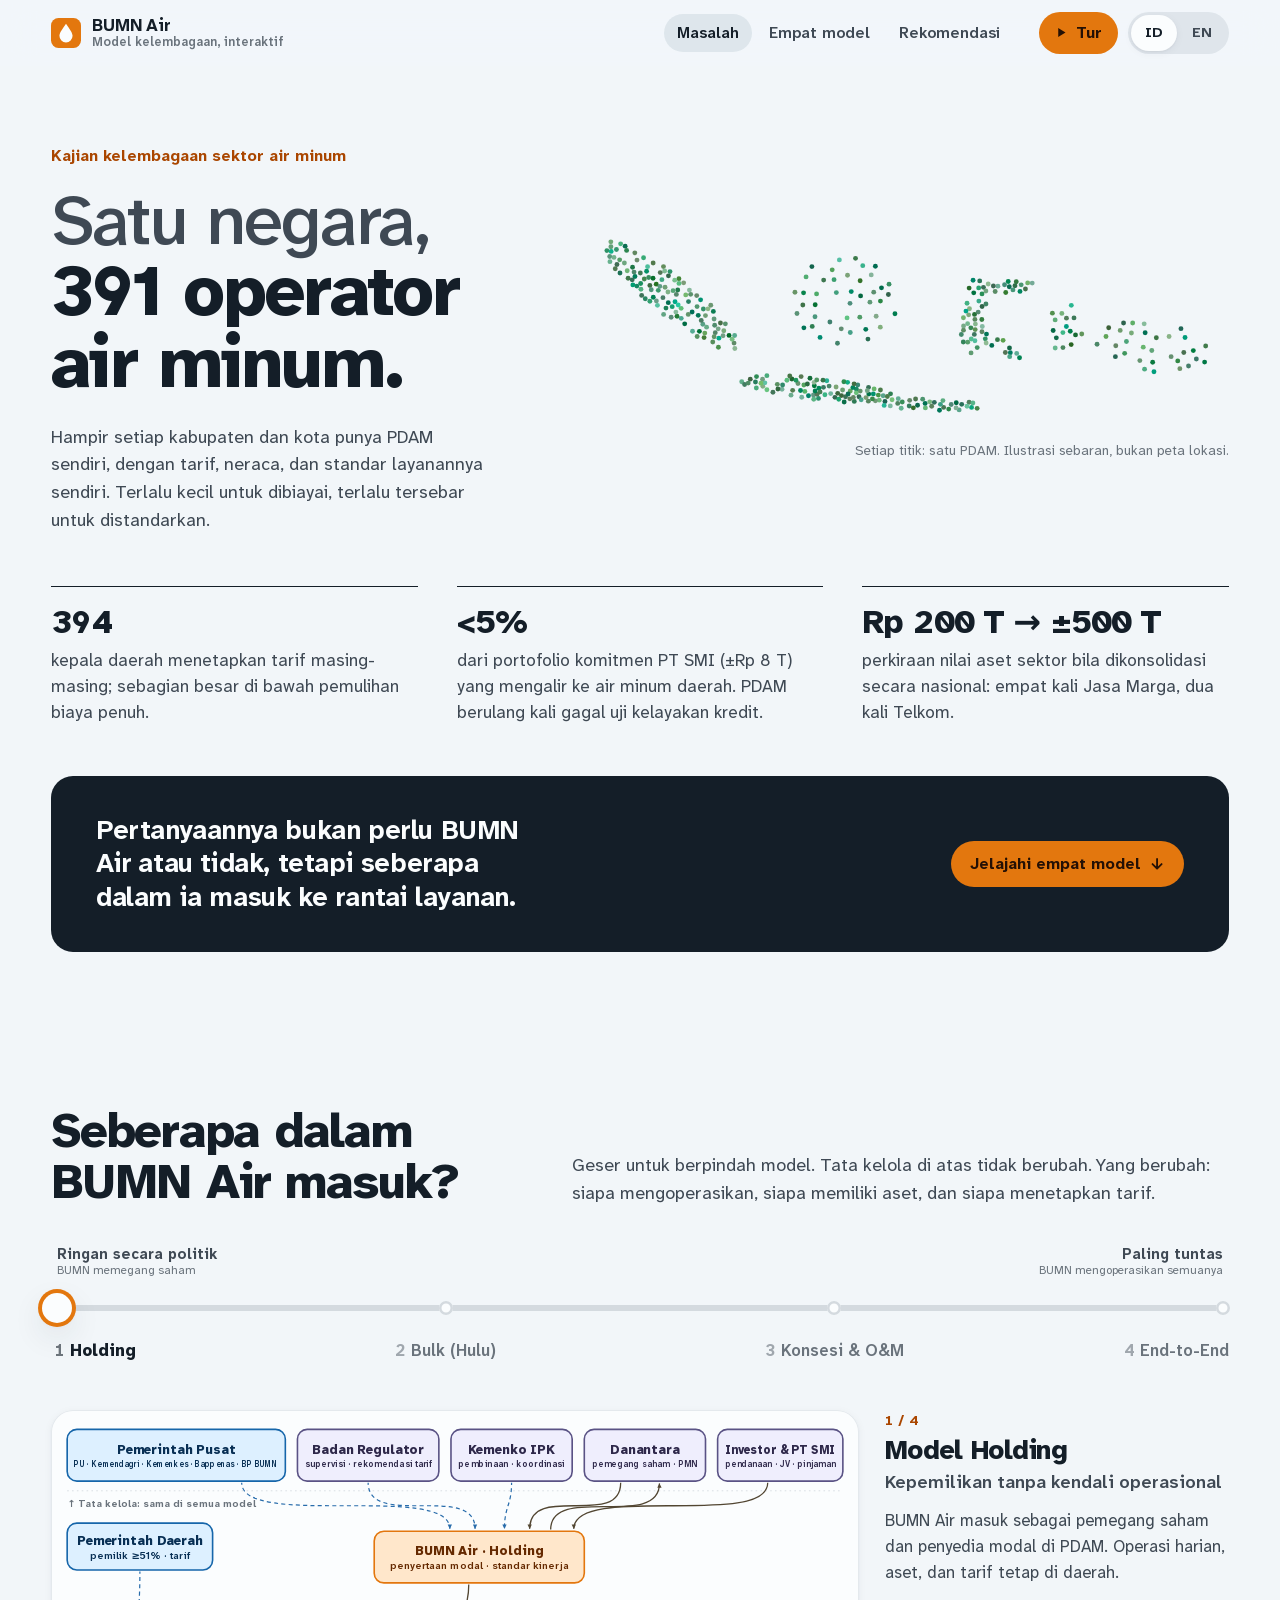
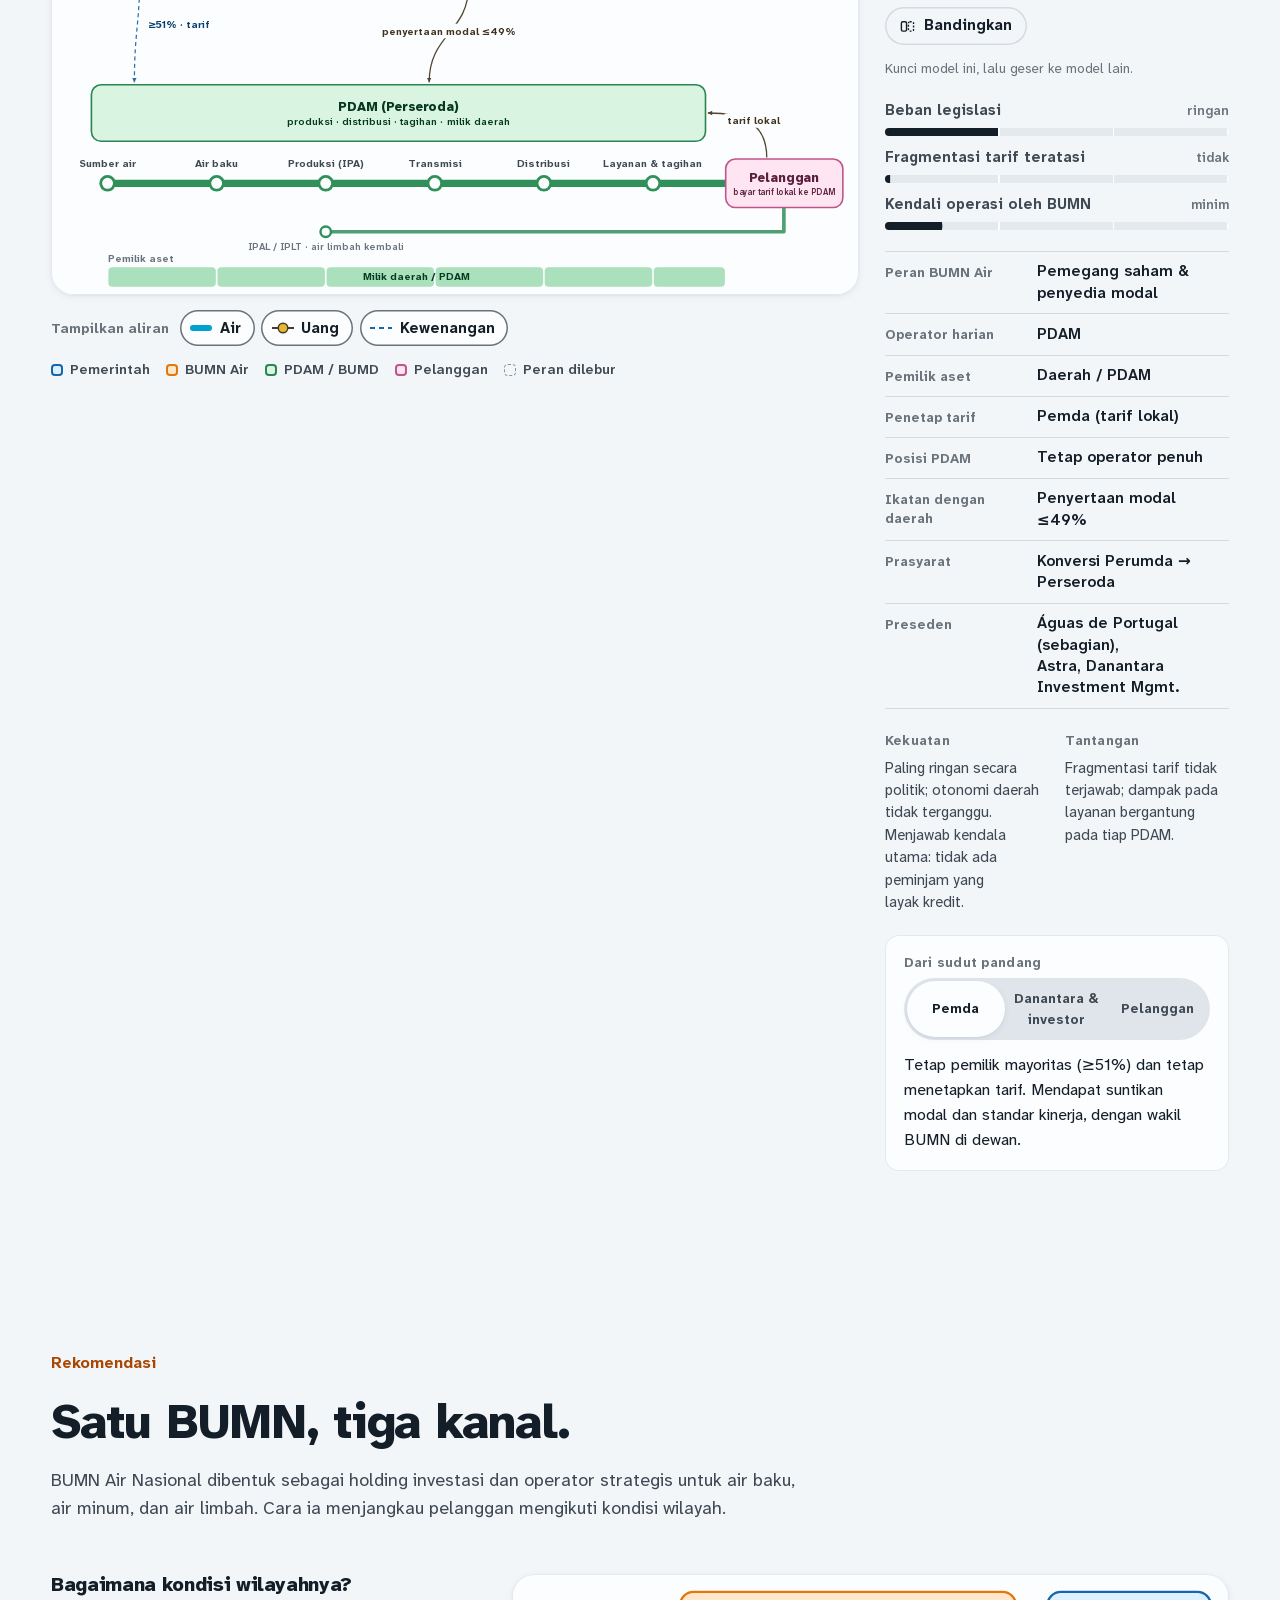
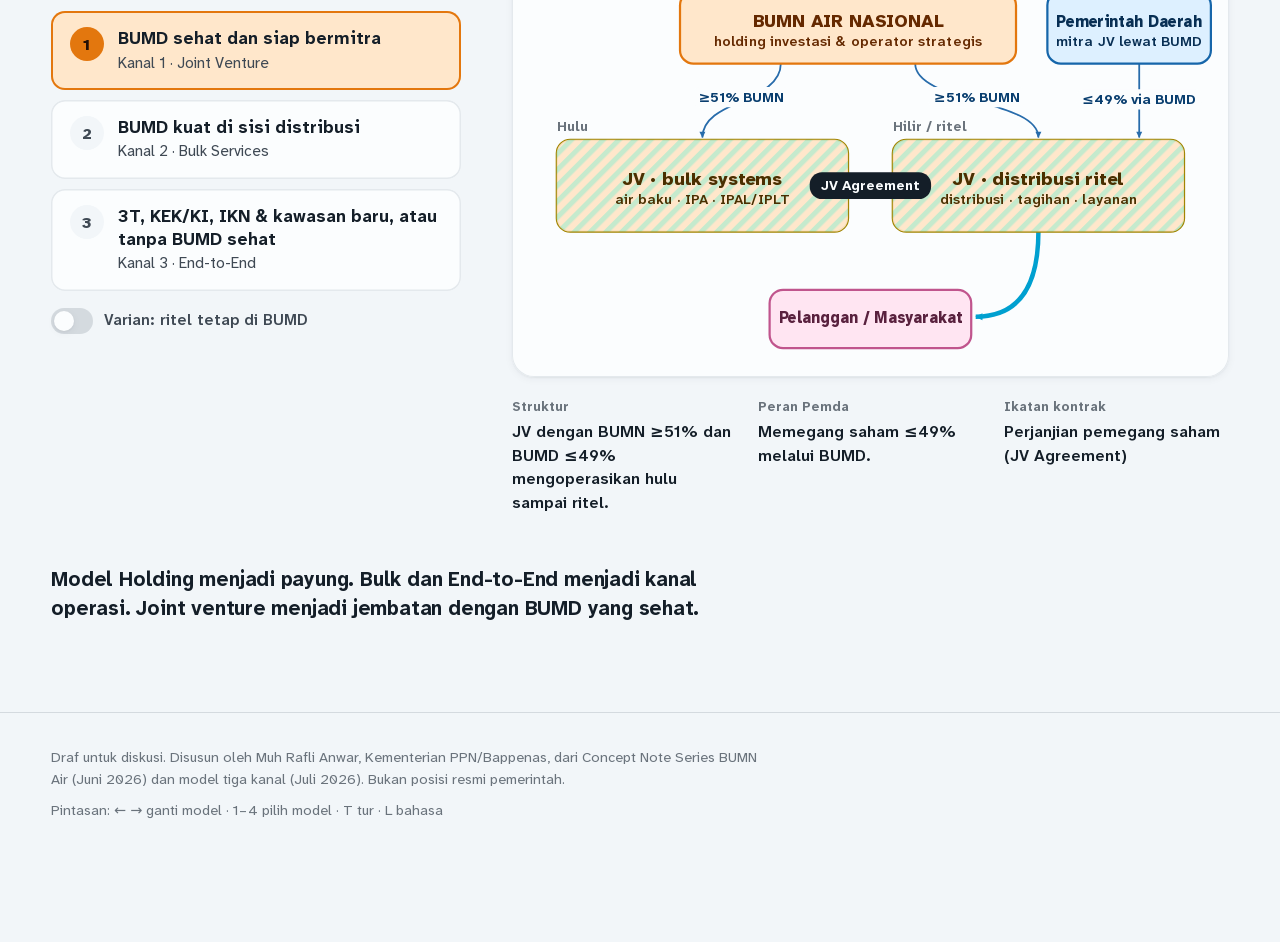
<file: index.html>
<!doctype html>
<html lang="id">
<head>
<meta charset="utf-8">
<meta name="viewport" content="width=device-width, initial-scale=1, viewport-fit=cover">
<title>BUMN Air · Model Kelembagaan Interaktif</title>
<meta name="description" content="Penjelasan interaktif empat model kelembagaan BUMN Air: Holding, Bulk Services, Konsesi & O&M, dan End-to-End, serta rekomendasi tiga kanal.">
<meta name="theme-color" content="#f4f6f8">
<meta name="robots" content="noindex">
<link rel="icon" href="data:image/svg+xml,%3Csvg xmlns='http://www.w3.org/2000/svg' viewBox='0 0 32 32'%3E%3Crect width='32' height='32' rx='8' fill='%23e07b1f'/%3E%3Cpath d='M16 6c4 6 7 9.5 7 13a7 7 0 0 1-14 0c0-3.5 3-7 7-13z' fill='%23fff'/%3E%3C/svg%3E">
<style>
@font-face{font-family:'Atkinson Hyperlegible Next';font-style:normal;font-weight:400 800;font-display:swap;src:url([data-uri]) format('woff2');}
/* ============ Tokens ============ */
:root {
  --bg: oklch(0.972 0.006 235);
  --surface: oklch(0.993 0.003 235);
  --ink: oklch(0.23 0.025 252);
  --ink-2: oklch(0.40 0.022 252);
  --ink-3: oklch(0.55 0.018 252);
  --line: oklch(0.885 0.01 245);
  --line-2: oklch(0.93 0.008 245);

  --gov: oklch(0.50 0.13 250);
  --gov-t: oklch(0.945 0.03 245);
  --bumn: oklch(0.68 0.165 55);
  --bumn-ink: oklch(0.52 0.15 48);
  --bumn-t: oklch(0.945 0.05 65);
  --pdam: oklch(0.55 0.115 155);
  --pdam-t: oklch(0.945 0.04 155);
  --cust: oklch(0.60 0.15 350);
  --cust-t: oklch(0.95 0.035 350);
  --lost: oklch(0.66 0.01 250);
  --support: oklch(0.47 0.08 290);
  --water: oklch(0.66 0.13 228);
  --money: oklch(0.80 0.15 88);
  --money-ink: oklch(0.36 0.03 80);

  --r-s: 8px;
  --r-m: 14px;
  --r-l: 22px;
  --shadow-1: 0 1px 2px oklch(0.3 0.03 250 / 0.06), 0 2px 8px oklch(0.3 0.03 250 / 0.05);
  --shadow-2: 0 2px 6px oklch(0.3 0.03 250 / 0.08), 0 12px 32px oklch(0.3 0.03 250 / 0.12);
  --ease-out: cubic-bezier(0.22, 1, 0.36, 1);
  --pad: clamp(1.25rem, 4vw, 3.5rem);
  --maxw: 1360px;
  font-family: 'Atkinson Hyperlegible Next', system-ui, -apple-system, 'Segoe UI', sans-serif;
  color: var(--ink);
  background: var(--bg);
  font-size: 106.25%; /* 17px base — readable on projectors */
  line-height: 1.55;
  -webkit-font-smoothing: antialiased;
  text-rendering: optimizeLegibility;
  scroll-behavior: smooth;
  scroll-padding-top: 76px;
}
@media (prefers-reduced-motion: reduce) { :root { scroll-behavior: auto; } }

*, *::before, *::after { box-sizing: border-box; }
body { margin: 0; min-height: 100vh; overflow-x: hidden; }
h1, h2, h3, h4, p, dl, dd, ol, ul, figure { margin: 0; }
ul, ol { padding: 0; list-style: none; }
button { font: inherit; color: inherit; }
a { color: inherit; }
svg { display: block; }
:focus-visible { outline: 2.5px solid var(--gov); outline-offset: 3px; border-radius: 6px; }

.skip { position: absolute; left: -999px; top: 8px; z-index: 100; background: var(--ink); color: var(--surface); padding: .5rem .9rem; border-radius: var(--r-s); }
.skip:focus { left: 8px; }

/* ============ Type ============ */
h1 {
  font-size: clamp(2.5rem, 5.6vw, 4.9rem);
  line-height: 1.0;
  letter-spacing: -0.032em;
  font-weight: 500;
  color: var(--ink-2);
  text-wrap: balance;
}
.h1-strong { font-weight: 800; color: var(--ink); }
h2 {
  font-size: clamp(2rem, 3.8vw, 3.1rem);
  line-height: 1.05;
  letter-spacing: -0.026em;
  font-weight: 800;
  text-wrap: balance;
}
h3 { font-size: clamp(1.45rem, 2.1vw, 1.8rem); line-height: 1.12; letter-spacing: -0.018em; font-weight: 800; }
h4 { font-size: .8rem; letter-spacing: .02em; font-weight: 700; color: var(--ink-3); margin-bottom: .3rem; }
.kicker { font-size: .95rem; font-weight: 700; color: var(--bumn-ink); margin-bottom: 1rem; letter-spacing: 0; }
.lede { font-size: clamp(1.06rem, 1.35vw, 1.22rem); color: var(--ink-2); max-width: 62ch; line-height: 1.55; text-wrap: pretty; }

/* ============ Buttons & controls ============ */
.btn {
  display: inline-flex; align-items: center; gap: .5rem;
  border: 0; border-radius: 999px; cursor: pointer;
  padding: .62rem 1.1rem; font-weight: 700; font-size: .95rem; text-decoration: none;
  transition: transform 120ms ease-out, background-color 160ms ease-out, box-shadow 160ms ease-out;
  -webkit-tap-highlight-color: transparent;
  user-select: none;
}
.btn svg { width: 1em; height: 1em; }
.btn:active { transform: scale(0.965); transition-duration: 60ms; }
.btn-primary { background: var(--ink); color: var(--surface); }
.btn-primary:hover { background: oklch(0.32 0.03 252); }
.btn-ghost { background: transparent; color: var(--ink); box-shadow: inset 0 0 0 1.5px var(--line); }
.btn-ghost:hover { box-shadow: inset 0 0 0 1.5px var(--ink-3); }
.btn-ghost[aria-pressed="true"] { background: var(--ink); color: var(--surface); box-shadow: none; }
.btn-tour { background: var(--bumn); color: oklch(0.2 0.04 50); padding: .5rem .95rem; }
.btn-tour svg { fill: currentColor; width: .8em; height: .8em; }
.btn-tour:hover { background: oklch(0.72 0.16 58); }

.seg { display: inline-flex; background: oklch(0.92 0.01 245); border-radius: 999px; padding: 3px; gap: 2px; }
.seg button {
  border: 0; background: transparent; border-radius: 999px; padding: .38rem .8rem; cursor: pointer;
  font-weight: 700; font-size: .85rem; color: var(--ink-2);
  transition: background-color 160ms ease-out, color 160ms ease-out, transform 100ms ease-out;
}
.seg button:active { transform: scale(0.96); }
.seg button[aria-pressed="true"], .seg button[aria-selected="true"] { background: var(--surface); color: var(--ink); box-shadow: var(--shadow-1); }

/* ============ Header (translucent material) ============ */
.bar {
  position: sticky; top: 0; z-index: 50;
  display: flex; align-items: center; gap: 1.5rem;
  padding: .7rem var(--pad);
  background: oklch(0.975 0.006 235 / 0.78);
  backdrop-filter: blur(18px) saturate(170%);
  -webkit-backdrop-filter: blur(18px) saturate(170%);
}
.bar::after { /* scroll-edge fade instead of a hard divider */
  content: ""; position: absolute; left: 0; right: 0; bottom: -14px; height: 14px; pointer-events: none;
  background: linear-gradient(oklch(0.3 0.03 250 / 0.06), transparent);
  opacity: var(--bar-shadow, 0); transition: opacity 200ms ease-out;
}
.brand { display: flex; align-items: center; gap: .65rem; text-decoration: none; }
.brand-mark { width: 30px; height: 30px; flex: none; }
.brand-mark rect { fill: var(--bumn); }
.brand-mark path { fill: var(--surface); }
.brand span { display: grid; line-height: 1.1; }
.brand b { font-size: 1.02rem; letter-spacing: -0.01em; }
.brand small { font-size: .74rem; color: var(--ink-3); font-weight: 600; }
.nav { display: flex; gap: .25rem; margin-left: auto; }
.nav a { text-decoration: none; font-weight: 600; font-size: .92rem; color: var(--ink-2); padding: .4rem .75rem; border-radius: 999px; transition: background-color 150ms, color 150ms; }
.nav a:hover { background: oklch(0.92 0.01 245); color: var(--ink); }
.nav a.active { color: var(--ink); background: oklch(0.92 0.012 245); }
.bar-actions { display: flex; align-items: center; gap: .6rem; }

/* ============ Problem ============ */
section { padding: clamp(3rem, 7vw, 6.5rem) var(--pad); max-width: var(--maxw); margin: 0 auto; }
.problem {
  display: grid; grid-template-columns: minmax(0, 5fr) minmax(0, 7fr); column-gap: clamp(1.5rem, 4vw, 4rem); row-gap: clamp(2rem, 4vw, 3.5rem);
  align-items: center; padding-top: clamp(2.5rem, 6vw, 5rem);
}
.problem-copy .lede { margin-top: 1.4rem; }
.map { position: relative; }
.map svg { width: 100%; height: auto; overflow: visible; }
.map figcaption { font-size: .8rem; color: var(--ink-3); margin-top: .4rem; text-align: right; }
.map .isl { fill: var(--pdam); }
.facts { grid-column: 1 / -1; display: grid; grid-template-columns: repeat(3, minmax(0, 1fr)); gap: clamp(1rem, 3vw, 3rem); }
.facts li { padding-top: 1rem; border-top: 1.5px solid var(--ink); color: var(--ink-2); font-size: 1.02rem; line-height: 1.5; text-wrap: pretty; }
.facts b { display: block; font-size: clamp(1.6rem, 2.6vw, 2.25rem); line-height: 1.1; letter-spacing: -0.025em; color: var(--ink); font-weight: 800; margin-bottom: .35rem; font-variant-numeric: tabular-nums; }
.question { grid-column: 1 / -1; display: flex; align-items: center; justify-content: space-between; gap: 2rem; flex-wrap: wrap;
  background: var(--ink); color: var(--surface); border-radius: var(--r-l); padding: clamp(1.4rem, 3vw, 2.2rem) clamp(1.4rem, 3.5vw, 2.8rem); }
.question p { font-size: clamp(1.25rem, 2.1vw, 1.75rem); font-weight: 700; line-height: 1.25; letter-spacing: -0.015em; max-width: 34ch; text-wrap: balance; }
.question .btn-primary { background: var(--bumn); color: oklch(0.2 0.04 50); }
.question .btn-primary:hover { background: oklch(0.73 0.16 60); }

/* ============ Models ============ */
.models { padding-top: clamp(2.5rem, 5vw, 4rem); }
.models-head { display: grid; grid-template-columns: minmax(0, 5fr) minmax(0, 7fr); gap: clamp(1rem, 4vw, 4rem); align-items: end; margin-bottom: clamp(1.5rem, 3vw, 2.5rem); }

/* Spectrum slider */
.spectrum { margin: 0 auto clamp(1.2rem, 2.5vw, 2rem); padding: 0 6px; }
.spec-ends { display: flex; justify-content: space-between; font-size: .82rem; color: var(--ink-3); margin-bottom: .2rem; }
.spec-ends span { display: grid; line-height: 1.25; }
.spec-ends b { color: var(--ink-2); font-size: .86rem; }
.spec-ends .r { text-align: right; }
.spec-rail { position: relative; height: 52px; touch-action: none; cursor: grab; outline-offset: 6px; }
.spec-rail.dragging { cursor: grabbing; }
.spec-line { position: absolute; left: 0; right: 0; top: 50%; height: 6px; margin-top: -3px; border-radius: 6px; background: var(--line); overflow: hidden; }
.spec-fill { position: absolute; inset: 0; background: linear-gradient(90deg, oklch(0.8 0.1 60), var(--bumn)); transform-origin: left center; transform: scaleX(0); }
.spec-stops { position: absolute; inset: 0; }
.spec-stop {
  position: absolute; top: 50%; width: 44px; height: 44px; margin: -22px 0 0 -22px; border: 0; padding: 0; background: transparent; cursor: pointer; border-radius: 50%;
}
.spec-stop::before { content: ""; position: absolute; left: 50%; top: 50%; width: 14px; height: 14px; margin: -7px 0 0 -7px; border-radius: 50%; background: var(--surface); box-shadow: inset 0 0 0 2.5px var(--line); transition: box-shadow 200ms; }
.spec-stop.passed::before { box-shadow: inset 0 0 0 2.5px var(--bumn); }
.spec-thumb {
  position: absolute; top: 50%; left: 0; width: 30px; height: 30px; margin: -15px 0 0 -15px; border-radius: 50%; pointer-events: none;
  background: var(--surface); box-shadow: 0 0 0 4px var(--bumn), var(--shadow-2);
  will-change: transform;
}
.spec-rail.dragging .spec-thumb { box-shadow: 0 0 0 5px var(--bumn), 0 6px 22px oklch(0.4 0.1 55 / 0.35); }
.spec-labels { position: relative; height: 2.6rem; }
.spec-label {
  position: absolute; top: 0; transform: translateX(-50%); white-space: nowrap; border: 0; background: none; cursor: pointer; padding: .25rem .5rem; border-radius: 8px;
  font-weight: 600; font-size: .98rem; color: var(--ink-3); transition: color 200ms ease-out;
}
.spec-label .n { font-variant-numeric: tabular-nums; opacity: .6; margin-right: .3em; font-weight: 700; }
.spec-label.active { color: var(--ink); font-weight: 800; }
.spec-label:first-child { transform: translateX(-12%); }
.spec-label:last-child { transform: translateX(-88%); }

/* Stage */
.stage { display: grid; grid-template-columns: minmax(0, 1fr) minmax(300px, 344px); gap: clamp(1rem, 2vw, 2rem); align-items: start; }
.stage-main { min-width: 0; }
.diagram-scroll { background: var(--surface); border-radius: var(--r-l); box-shadow: var(--shadow-1), inset 0 0 0 1px var(--line-2); overflow: hidden; }
#diagram { width: 100%; height: auto; user-select: none; -webkit-user-select: none; }
.drag-hint { display: none; }
.toolbar { display: flex; flex-wrap: wrap; justify-content: space-between; gap: .75rem 1.5rem; margin-top: .9rem; align-items: center; }
.flows { display: flex; align-items: center; flex-wrap: wrap; gap: .4rem; }
.tb-label { font-size: .82rem; font-weight: 700; color: var(--ink-3); margin-right: .25rem; }
.chip {
  display: inline-flex; align-items: center; gap: .45rem; border: 0; cursor: pointer; border-radius: 999px; padding: .38rem .8rem .38rem .6rem;
  font-size: .88rem; font-weight: 700; background: transparent; box-shadow: inset 0 0 0 1.5px var(--line); color: var(--ink-3);
  transition: background-color 150ms, color 150ms, box-shadow 150ms, transform 100ms;
}
.chip:active { transform: scale(0.96); }
.chip.on { background: var(--surface); color: var(--ink); box-shadow: inset 0 0 0 1.5px var(--ink-3); }
.sw { width: 22px; height: 10px; flex: none; position: relative; opacity: .35; }
.chip.on .sw { opacity: 1; }
.sw-water { background: var(--water); border-radius: 5px; height: 6px; }
.sw-money::before { content: ""; position: absolute; left: 0; right: 0; top: 50%; height: 2px; margin-top: -1px; background: var(--money-ink); }
.sw-money::after { content: ""; position: absolute; left: 7px; top: 50%; width: 8px; height: 8px; margin-top: -4px; border-radius: 50%; background: var(--money); box-shadow: 0 0 0 1.5px var(--money-ink); }
.sw-auth { background: repeating-linear-gradient(90deg, var(--gov) 0 5px, transparent 5px 9px); height: 2px; top: 0; }
.legend { display: flex; flex-wrap: wrap; gap: .35rem .95rem; font-size: .82rem; color: var(--ink-2); font-weight: 600; }
.legend li { display: inline-flex; align-items: center; gap: .4rem; }
.dot { width: 12px; height: 12px; border-radius: 4px; flex: none; }
.dot.gov { background: var(--gov-t); box-shadow: inset 0 0 0 2px var(--gov); }
.dot.bumn { background: var(--bumn-t); box-shadow: inset 0 0 0 2px var(--bumn); }
.dot.pdam { background: var(--pdam-t); box-shadow: inset 0 0 0 2px var(--pdam); }
.dot.cust { background: var(--cust-t); box-shadow: inset 0 0 0 2px var(--cust); }
.dot.lost { background: transparent; outline: 1.5px dashed var(--lost); outline-offset: -1.5px; }

/* SVG diagram styling */
#diagram text { font-family: inherit; }
.n-title { font-weight: 800; font-size: 16px; letter-spacing: -0.01em; }
.n-sub { font-weight: 600; font-size: 12.5px; letter-spacing: 0.005em; }
.st-label { font-weight: 700; font-size: 13px; fill: var(--ink-2); }
.st-label-sm { font-weight: 600; font-size: 12px; fill: var(--ink-3); }
.f-label-bg { fill: var(--surface); }
.f-label { font-weight: 700; font-size: 12.5px; }
.band-label { font-weight: 700; font-size: 12.5px; fill: var(--ink-3); }
.band-text { font-weight: 700; font-size: 13px; }
.gov-caption { font-weight: 700; font-size: 12px; fill: var(--ink-3); }
.focus-ring { fill: none; stroke: var(--bumn); stroke-width: 2.5; }

/* Panel */
.panel { position: sticky; top: 84px; display: grid; gap: 1.25rem; }
.panel-tag { font-size: .85rem; font-weight: 700; color: var(--bumn-ink); font-variant-numeric: tabular-nums; }
.panel-head h3 { margin-top: .15rem; }
.tagline { font-size: 1.05rem; font-weight: 600; color: var(--ink-2); margin-top: .2rem; }
.summary { font-size: .98rem; color: var(--ink-2); margin-top: .7rem; line-height: 1.55; text-wrap: pretty; }
.swap { transition: opacity 180ms ease-out, transform 260ms var(--ease-out); }
.swap.out { opacity: 0; transform: translateY(4px); }

.compare-row { display: flex; align-items: center; gap: .75rem; flex-wrap: wrap; }
.compare-hint { font-size: .8rem; color: var(--ink-3); }
.compare-row .btn { padding: .45rem .9rem; font-size: .88rem; white-space: nowrap; }

.meters { display: grid; gap: .65rem; }
.meter { display: grid; grid-template-columns: 1fr auto; gap: .3rem .75rem; align-items: center; font-size: .86rem; font-weight: 700; color: var(--ink-2); }
.meter-track { grid-column: 1 / -1; position: relative; height: 8px; border-radius: 8px; background: var(--line-2); overflow: hidden; }
.meter-fill { position: absolute; inset: 0; border-radius: 8px; transform-origin: left center; background: var(--ink); will-change: transform; }
.meter-ghost { position: absolute; top: 0; bottom: 0; width: 2.5px; margin-left: -1px; background: var(--ink); opacity: 0; transition: opacity 200ms; }
.compare-on .meter-ghost { opacity: .9; }
.meter-ticks { position: absolute; inset: 0; background: repeating-linear-gradient(90deg, transparent 0 calc(33.333% - 1.5px), var(--surface) calc(33.333% - 1.5px) 33.333%); }
.meter-val { font-size: .78rem; color: var(--ink-3); font-weight: 600; }

.score { display: grid; border-top: 1px solid var(--line); }
.score > div { display: grid; grid-template-columns: 8.2rem 1fr; gap: .75rem; padding: .55rem 0; border-bottom: 1px solid var(--line); font-size: .9rem; line-height: 1.4; position: relative; }
.score dt { color: var(--ink-3); font-weight: 700; font-size: .8rem; padding-top: .1rem; }
.score dd { color: var(--ink); font-weight: 600; text-wrap: pretty; }
.score dd .was { display: block; color: var(--ink-3); font-weight: 500; font-size: .82rem; text-decoration: line-through; text-decoration-thickness: 1px; margin-bottom: .1rem; }
.score > div.changed::before { content: ""; position: absolute; inset: 1px -.6rem; border-radius: 8px; background: var(--bumn-t); z-index: -1; animation: changed 1.6s var(--ease-out) forwards; }
@keyframes changed { from { opacity: 1; } to { opacity: 0; } }
.score > div, .panel { isolation: isolate; }

.proscons { display: grid; grid-template-columns: 1fr 1fr; gap: 1rem; }
.proscons p { font-size: .88rem; color: var(--ink-2); line-height: 1.5; text-wrap: pretty; }

.lens { background: var(--surface); border-radius: var(--r-m); padding: 1rem 1.1rem 1.1rem; box-shadow: inset 0 0 0 1px var(--line-2); }
.seg-lens { display: flex; margin: .25rem 0 .75rem; }
.seg-lens button { flex: 1; font-size: .8rem; padding: .4rem .4rem; }
.lens-text { font-size: .95rem; line-height: 1.55; color: var(--ink); text-wrap: pretty; min-height: 4.6em; }

/* ============ Recommendation ============ */
.rec-head { display: grid; gap: .2rem; max-width: 60rem; }
.rec-head .lede { margin-top: 1rem; }
.rec-body { display: grid; grid-template-columns: minmax(0, 4fr) minmax(0, 7fr); gap: clamp(1.5rem, 4vw, 4rem); margin-top: clamp(2rem, 4vw, 3rem); align-items: start; }
.rec-pick h3 { font-size: 1.15rem; margin-bottom: .9rem; }
.rec-options { display: grid; gap: .6rem; }
.rec-opt {
  display: grid; grid-template-columns: auto 1fr; gap: .15rem .85rem; align-items: start; text-align: left; cursor: pointer;
  border: 0; border-radius: var(--r-m); padding: .95rem 1.1rem; background: var(--surface);
  box-shadow: inset 0 0 0 1.5px var(--line-2); transition: box-shadow 180ms, background-color 180ms, transform 100ms;
}
.rec-opt:hover { box-shadow: inset 0 0 0 1.5px var(--line); }
.rec-opt:active { transform: scale(0.985); }
.rec-opt[aria-checked="true"] { background: var(--bumn-t); box-shadow: inset 0 0 0 2px var(--bumn); }
.rec-opt .num { grid-row: span 2; width: 2rem; height: 2rem; border-radius: 50%; display: grid; place-items: center; font-weight: 800; font-size: .95rem; background: var(--bg); color: var(--ink-2); transition: background-color 180ms, color 180ms; }
.rec-opt[aria-checked="true"] .num { background: var(--bumn); color: oklch(0.2 0.04 50); }
.rec-opt b { font-size: 1.02rem; line-height: 1.3; }
.rec-opt span.fit { font-size: .9rem; color: var(--ink-2); line-height: 1.4; }
.switch { display: flex; align-items: center; gap: .65rem; margin-top: 1rem; font-size: .9rem; font-weight: 600; color: var(--ink-2); cursor: pointer; transition: opacity 200ms; }
.switch[aria-disabled="true"] { opacity: .35; pointer-events: none; }
.switch input { position: absolute; opacity: 0; width: 1px; height: 1px; }
.switch-ui { width: 42px; height: 26px; border-radius: 13px; background: var(--line); position: relative; flex: none; transition: background-color 200ms; }
.switch-ui::after { content: ""; position: absolute; left: 3px; top: 3px; width: 20px; height: 20px; border-radius: 50%; background: var(--surface); box-shadow: var(--shadow-1); transition: transform 260ms var(--ease-out); }
.switch input:checked + .switch-ui { background: var(--pdam); }
.switch input:checked + .switch-ui::after { transform: translateX(16px); }
.switch input:focus-visible + .switch-ui { outline: 2.5px solid var(--gov); outline-offset: 3px; }
.rec-view { min-width: 0; }
#recSvg { width: 100%; height: auto; background: var(--surface); border-radius: var(--r-l); box-shadow: var(--shadow-1), inset 0 0 0 1px var(--line-2); }
#recSvg text { font-family: inherit; }
.rec-detail { display: grid; grid-template-columns: repeat(3, minmax(0, 1fr)); gap: 1.25rem; margin-top: 1.1rem; }
.rec-detail dt { font-size: .8rem; font-weight: 700; color: var(--ink-3); margin-bottom: .2rem; }
.rec-detail dd { font-size: .95rem; font-weight: 600; line-height: 1.45; text-wrap: pretty; }
.rec-note { margin-top: clamp(2rem, 4vw, 3rem); font-size: clamp(1.1rem, 1.6vw, 1.35rem); font-weight: 700; max-width: 52ch; line-height: 1.4; letter-spacing: -0.01em; text-wrap: balance; }

/* ============ Footer ============ */
.foot { max-width: var(--maxw); margin: 0 auto; padding: 2rem var(--pad) 7rem; border-top: 1px solid var(--line); font-size: .85rem; color: var(--ink-3); display: grid; gap: .5rem; }
.foot p { max-width: 80ch; }

/* ============ Tour sheet (material) ============ */
.tour {
  position: fixed; left: 50%; bottom: max(16px, env(safe-area-inset-bottom)); z-index: 60;
  --tx: -50%;
  width: min(760px, calc(100vw - 24px)); transform: translateX(var(--tx));
  background: oklch(0.99 0.004 235 / 0.84);
  backdrop-filter: blur(22px) saturate(180%); -webkit-backdrop-filter: blur(22px) saturate(180%);
  border-radius: var(--r-l); box-shadow: var(--shadow-2), inset 0 1px 0 oklch(1 0 0 / 0.6), inset 0 0 0 1px oklch(0.85 0.01 245 / 0.7);
  padding: 1rem 1.25rem 1rem 1.4rem; display: grid; grid-template-columns: 1fr auto; gap: .35rem 1rem; overflow: hidden;
}
.tour[hidden] { display: none; }
.tour.enter { animation: sheetIn 420ms var(--ease-out); }
@keyframes sheetIn { from { transform: translate(var(--tx), 24px) scale(.98); opacity: 0; filter: blur(6px); } }
@media (min-width: 1081px) {
  .tour { --tx: 0px; left: auto; right: max(16px, calc((100vw - var(--maxw)) / 2 + var(--pad) - 12px)); width: 372px; grid-template-columns: 1fr; padding: 1.1rem 1.2rem 1rem; }
  .tour .tour-actions { grid-column: 1; grid-row: auto; justify-content: flex-end; margin-top: .4rem; }
}
.tour-progress { position: absolute; left: 0; right: 0; top: 0; height: 3px; background: oklch(0.9 0.01 245 / 0.6); }
.tour-progress-fill { height: 100%; background: var(--bumn); transform-origin: left; transform: scaleX(0); transition: transform 380ms var(--ease-out); }
.tour-count { grid-column: 1; font-size: .78rem; font-weight: 700; color: var(--ink-3); font-variant-numeric: tabular-nums; }
.tour-text { grid-column: 1; font-size: clamp(1rem, 1.5vw, 1.15rem); font-weight: 600; line-height: 1.45; text-wrap: pretty; }
.tour-actions { grid-column: 2; grid-row: 1 / span 2; display: flex; align-items: center; gap: .4rem; }
.tour-close { border: 0; background: transparent; width: 36px; height: 36px; border-radius: 50%; display: grid; place-items: center; cursor: pointer; color: var(--ink-3); }
.tour-close:hover { background: oklch(0.92 0.01 245); color: var(--ink); }
.tour-close svg { width: 16px; height: 16px; }
.tour-on .question .btn, .tour-on .foot { }

/* ============ Responsive ============ */
@media (max-width: 1080px) {
  .stage { grid-template-columns: 1fr; }
  .panel { position: static; grid-template-columns: 1fr 1fr; align-items: start; column-gap: 2rem; }
  .panel-head, .compare-row { grid-column: 1 / -1; }
}
@media (max-width: 860px) {
  .problem { grid-template-columns: 1fr; }
  .models-head { grid-template-columns: 1fr; }
  .rec-body { grid-template-columns: 1fr; }
  .nav { display: none; }
  .bar-actions { margin-left: auto; }
}
@media (max-width: 720px) {
  .facts { grid-template-columns: 1fr; }
  .panel { grid-template-columns: 1fr; }
  .diagram-scroll { overflow-x: auto; overscroll-behavior-x: contain; -webkit-overflow-scrolling: touch; }
  #diagram { width: 860px; max-width: none; }
  .drag-hint { display: block; font-size: .78rem; color: var(--ink-3); margin-top: .4rem; }
  .drag-hint::after { content: " →"; }
  .rec-detail { grid-template-columns: 1fr; gap: .8rem; }
  .spec-label { font-size: .8rem; padding: .2rem .1rem; white-space: normal; width: 5.4rem; text-align: center; line-height: 1.15; }
  .spec-label:first-child { transform: translateX(-4px); text-align: left; }
  .spec-label:last-child { transform: translateX(calc(-100% + 4px)); text-align: right; }
  .spec-labels { height: 2.9rem; }
  .spec-label .n { display: none; }
  .spec-ends small { display: none; }
  .tour { grid-template-columns: 1fr; }
  .tour-actions { grid-column: 1; grid-row: auto; justify-content: flex-end; }
  .brand small { display: none; }
  .proscons { grid-template-columns: 1fr; }
  .score > div { grid-template-columns: 7rem 1fr; }
}

/* ============ Accessibility preferences ============ */
@media (prefers-reduced-motion: reduce) {
  .tour.enter { animation: fadeIn 200ms ease-out; }
  @keyframes fadeIn { from { opacity: 0; } }
  .swap { transition: opacity 160ms ease-out; transform: none !important; }
  .switch-ui::after, .tour-progress-fill { transition-duration: 1ms; }
}
@media (prefers-reduced-transparency: reduce) {
  .bar, .tour { background: var(--surface); backdrop-filter: none; -webkit-backdrop-filter: none; }
}
@media (prefers-contrast: more) {
  :root { --line: oklch(0.6 0.01 245); --line-2: oklch(0.7 0.01 245); --ink-3: oklch(0.38 0.02 252); }
  .bar, .tour { background: var(--surface); }
}
@media print {
  .bar, .tour, .toolbar .flows, .compare-row, .spectrum { display: none; }
  .panel { position: static; }
}

</style>
</head>
<body>
<a class="skip" href="#models" data-t="skip"></a>

<header class="bar" id="bar">
  <a class="brand" href="#top" aria-label="BUMN Air">
    <svg class="brand-mark" viewBox="0 0 32 32" aria-hidden="true"><rect width="32" height="32" rx="8"/><path d="M16 6c4 6 7 9.5 7 13a7 7 0 0 1-14 0c0-3.5 3-7 7-13z"/></svg>
    <span><b data-t="brand"></b><small data-t="brandSub"></small></span>
  </a>
  <nav class="nav" aria-label="Bagian">
    <a href="#problem" data-t="navProblem"></a>
    <a href="#models" data-t="navModels"></a>
    <a href="#rec" data-t="navRec"></a>
  </nav>
  <div class="bar-actions">
    <button class="btn btn-tour" id="tourBtn" type="button">
      <svg viewBox="0 0 16 16" aria-hidden="true"><path d="M4 2.5v11l9-5.5z"/></svg>
      <span data-t="tour"></span>
    </button>
    <div class="seg" role="group" aria-label="Bahasa / Language">
      <button type="button" data-lang="id" aria-pressed="true">ID</button>
      <button type="button" data-lang="en" aria-pressed="false">EN</button>
    </div>
  </div>
</header>

<main id="top">
  <!-- ============ PROBLEM ============ -->
  <section class="problem" id="problem" aria-labelledby="heroTitle">
    <div class="problem-copy">
      <p class="kicker" data-t="heroKicker"></p>
      <h1 id="heroTitle"><span data-t="heroTitleA"></span><br><span class="h1-strong" data-t="heroTitleB"></span></h1>
      <p class="lede" data-t="heroLede"></p>
    </div>
    <figure class="map">
      <svg id="mapSvg" viewBox="0 0 1000 330" role="img" aria-labelledby="mapCap"></svg>
      <figcaption id="mapCap" data-t="mapCaption"></figcaption>
    </figure>
    <ol class="facts">
      <li><b data-t="fact1n"></b> <span data-t="fact1"></span></li>
      <li><b data-t="fact2n"></b> <span data-t="fact2"></span></li>
      <li><b data-t="fact3n"></b> <span data-t="fact3"></span></li>
    </ol>
    <div class="question">
      <p data-t="heroQuestion"></p>
      <a class="btn btn-primary" href="#models"><span data-t="heroCta"></span>
        <svg viewBox="0 0 16 16" aria-hidden="true"><path d="M8 3v9M3.5 8 8 12.5 12.5 8" fill="none" stroke="currentColor" stroke-width="1.8" stroke-linecap="round" stroke-linejoin="round"/></svg></a>
    </div>
  </section>

  <!-- ============ MODELS ============ -->
  <section class="models" id="models" aria-labelledby="modelsTitle">
    <div class="models-head">
      <h2 id="modelsTitle" data-t="modelsTitle"></h2>
      <p class="lede" data-t="modelsLede"></p>
    </div>

    <div class="spectrum" id="spectrum">
      <div class="spec-ends" aria-hidden="true">
        <span><b data-t="specLeft"></b><small data-t="specLeftSub"></small></span>
        <span class="r"><b data-t="specRight"></b><small data-t="specRightSub"></small></span>
      </div>
      <div class="spec-rail" id="specRail" role="slider" tabindex="0" aria-valuemin="0" aria-valuemax="3" aria-valuenow="0">
        <div class="spec-line"><div class="spec-fill" id="specFill"></div></div>
        <div class="spec-stops" id="specStops"></div>
        <div class="spec-thumb" id="specThumb" aria-hidden="true"></div>
      </div>
      <div class="spec-labels" id="specLabels"></div>
    </div>

    <div class="stage">
      <div class="stage-main">
        <div class="diagram-scroll" id="diagramScroll">
          <svg id="diagram" viewBox="0 0 1000 600" role="img" aria-labelledby="modelName modelSummary"></svg>
        </div>
        <p class="drag-hint" data-t="dragHint"></p>
        <div class="toolbar">
          <div class="flows" role="group" aria-labelledby="flowsLbl">
            <span id="flowsLbl" class="tb-label" data-t="flowsLabel"></span>
            <button type="button" class="chip on" data-flow="water" aria-pressed="true"><i class="sw sw-water"></i><span data-t="flowWater"></span></button>
            <button type="button" class="chip on" data-flow="money" aria-pressed="true"><i class="sw sw-money"></i><span data-t="flowMoney"></span></button>
            <button type="button" class="chip on" data-flow="auth" aria-pressed="true"><i class="sw sw-auth"></i><span data-t="flowAuth"></span></button>
          </div>
          <ul class="legend" aria-label="Legenda">
            <li><i class="dot gov"></i><span data-t="legendGov"></span></li>
            <li><i class="dot bumn"></i><span data-t="legendBumn"></span></li>
            <li><i class="dot pdam"></i><span data-t="legendPdam"></span></li>
            <li><i class="dot cust"></i><span data-t="legendCust"></span></li>
            <li><i class="dot lost"></i><span data-t="legendLost"></span></li>
          </ul>
        </div>
      </div>

      <aside class="panel" aria-live="polite">
        <div class="panel-head">
          <p class="panel-tag" id="modelTag"></p>
          <h3 id="modelName"></h3>
          <p class="tagline" id="modelTagline"></p>
          <p class="summary" id="modelSummary"></p>
        </div>

        <div class="compare-row">
          <button type="button" class="btn btn-ghost" id="compareBtn" aria-pressed="false">
            <svg viewBox="0 0 16 16" aria-hidden="true"><rect x="1.5" y="3" width="5.5" height="10" rx="1.5" fill="none" stroke="currentColor" stroke-width="1.5"/><rect x="9" y="3" width="5.5" height="10" rx="1.5" fill="none" stroke="currentColor" stroke-width="1.5" stroke-dasharray="2 1.6"/></svg>
            <span id="compareLabel" data-t="compare"></span>
          </button>
          <span class="compare-hint" id="compareHint" data-t="compareHint"></span>
        </div>

        <div class="meters" id="meters"></div>
        <dl class="score" id="score"></dl>

        <div class="proscons">
          <div><h4 data-t="pros"></h4><p id="pros"></p></div>
          <div><h4 data-t="cons"></h4><p id="cons"></p></div>
        </div>

        <div class="lens">
          <h4 data-t="lensTitle"></h4>
          <div class="seg seg-lens" role="tablist" id="lensTabs">
            <button type="button" role="tab" data-lens="pemda" aria-selected="true" data-t="lensPemda"></button>
            <button type="button" role="tab" data-lens="investor" aria-selected="false" data-t="lensInvestor"></button>
            <button type="button" role="tab" data-lens="customer" aria-selected="false" data-t="lensCustomer"></button>
          </div>
          <p class="lens-text" id="lensText" role="tabpanel"></p>
        </div>
      </aside>
    </div>
  </section>

  <!-- ============ RECOMMENDATION ============ -->
  <section class="rec" id="rec" aria-labelledby="recTitle">
    <div class="rec-head">
      <p class="kicker" data-t="recKicker"></p>
      <h2 id="recTitle" data-t="recTitle"></h2>
      <p class="lede" data-t="recLede"></p>
    </div>
    <div class="rec-body">
      <div class="rec-pick">
        <h3 data-t="recAsk"></h3>
        <div class="rec-options" id="recOptions" role="radiogroup"></div>
        <label class="switch" id="variantWrap">
          <input type="checkbox" id="variantToggle">
          <span class="switch-ui" aria-hidden="true"></span>
          <span data-t="recVariant"></span>
        </label>
      </div>
      <div class="rec-view">
        <svg id="recSvg" viewBox="0 0 640 360" role="img" aria-labelledby="recTitle"></svg>
        <dl class="rec-detail">
          <div><dt data-t="recStructure"></dt><dd id="recStructure"></dd></div>
          <div><dt data-t="recPemda"></dt><dd id="recPemda"></dd></div>
          <div><dt data-t="recContract"></dt><dd id="recContract"></dd></div>
        </dl>
      </div>
    </div>
    <p class="rec-note" data-t="recNote"></p>
  </section>
</main>

<footer class="foot">
  <p data-t="footer"></p>
  <p class="keys" data-t="keys"></p>
</footer>

<div class="tour" id="tour" hidden role="dialog" aria-modal="false" aria-labelledby="tourText">
  <div class="tour-progress"><div class="tour-progress-fill" id="tourFill"></div></div>
  <p class="tour-count" id="tourCount"></p>
  <p class="tour-text" id="tourText"></p>
  <div class="tour-actions">
    <button type="button" class="btn btn-ghost" id="tourPrev"><span data-t="tourPrev"></span></button>
    <button type="button" class="btn btn-primary" id="tourNext"><span id="tourNextLabel" data-t="tourNext"></span></button>
    <button type="button" class="tour-close" id="tourClose" data-t-aria="tourClose">
      <svg viewBox="0 0 16 16" aria-hidden="true"><path d="M4 4l8 8M12 4l-8 8" stroke="currentColor" stroke-width="1.8" stroke-linecap="round"/></svg>
    </button>
  </div>
</div>

<script>
/* BUMN Air interactive — content & diagram data.
   Sources: Model.md (Jun 2026), Concept Note Series 1–4 (Jun 2026),
   "Model 3 Kanal BUMN Air" diagram (Jul 2026), slide "Pakai Model BUMN Air" (Jul 2026).
   Every user-facing string is {id, en}. Arrays of 4 follow model order:
   0 Holding · 1 Bulk · 2 Concession & O&M · 3 End-to-End. */
window.BUMN_DATA = (() => {
  const T = (id, en) => ({ id, en });

  /* ---------- UI strings ---------- */
  const ui = {
    brand: T('BUMN Air', 'BUMN Air'),
    brandSub: T('Model kelembagaan, interaktif', 'Institutional models, interactive'),
    navProblem: T('Masalah', 'Problem'),
    navModels: T('Empat model', 'Four models'),
    navRec: T('Rekomendasi', 'Recommendation'),
    tour: T('Tur', 'Tour'),
    skip: T('Lompat ke diagram', 'Skip to diagram'),

    heroKicker: T('Kajian kelembagaan sektor air minum', 'Drinking water institutional study'),
    heroTitleA: T('Satu negara,', 'One country,'),
    heroTitleB: T('391 operator air minum.', '391 drinking water operators.'),
    heroLede: T(
      'Hampir setiap kabupaten dan kota punya PDAM sendiri, dengan tarif, neraca, dan standar layanannya sendiri. Terlalu kecil untuk dibiayai, terlalu tersebar untuk distandarkan.',
      'Almost every district and city runs its own water utility (PDAM), with its own tariff, balance sheet and service standard. Too small to finance, too scattered to standardise.'
    ),
    mapCaption: T('Setiap titik: satu PDAM. Ilustrasi sebaran, bukan peta lokasi.', 'Each dot: one PDAM. Illustrative spread, not a location map.'),
    fact1: T('kepala daerah menetapkan tarif masing-masing; sebagian besar di bawah pemulihan biaya penuh.', 'local government heads each set their own tariff; most sit below full cost recovery.'),
    fact1n: T('394', '394'),
    fact2: T('dari portofolio komitmen PT SMI (±Rp 8 T) yang mengalir ke air minum daerah. PDAM berulang kali gagal uji kelayakan kredit.', 'of PT SMI’s commitment portfolio (≈Rp 8 T) goes to sub-national water. PDAMs repeatedly fail creditworthiness tests.'),
    fact2n: T('<5%', '<5%'),
    fact3: T('perkiraan nilai aset sektor bila dikonsolidasi secara nasional: empat kali Jasa Marga, dua kali Telkom.', 'estimated sector asset value if consolidated nationally: four times Jasa Marga, twice Telkom.'),
    fact3n: T('Rp 200 T → ±500 T', 'Rp 200 T → ≈500 T'),
    heroQuestion: T(
      'Pertanyaannya bukan perlu BUMN Air atau tidak, tetapi seberapa dalam ia masuk ke rantai layanan.',
      'The question is not whether to have a national water company, but how deep it should reach into the service chain.'
    ),
    heroCta: T('Jelajahi empat model', 'Explore the four models'),

    modelsTitle: T('Seberapa dalam BUMN Air masuk?', 'How deep does BUMN Air go?'),
    modelsLede: T(
      'Geser untuk berpindah model. Tata kelola di atas tidak berubah. Yang berubah: siapa mengoperasikan, siapa memiliki aset, dan siapa menetapkan tarif.',
      'Slide to switch models. The governance layer on top never changes. What changes: who operates, who owns the assets, and who sets the tariff.'
    ),
    specLeft: T('Ringan secara politik', 'Politically light'),
    specLeftSub: T('BUMN memegang saham', 'BUMN holds shares'),
    specRight: T('Paling tuntas', 'Most complete'),
    specRightSub: T('BUMN mengoperasikan semuanya', 'BUMN runs everything'),
    sliderLabel: T('Pilih model BUMN Air', 'Choose a BUMN Air model'),
    dragHint: T('Geser diagram', 'Scroll the diagram'),

    flowWater: T('Air', 'Water'),
    flowMoney: T('Uang', 'Money'),
    flowAuth: T('Kewenangan', 'Authority'),
    flowsLabel: T('Tampilkan aliran', 'Show flows'),
    legendGov: T('Pemerintah', 'Government'),
    legendBumn: T('BUMN Air', 'BUMN Air'),
    legendPdam: T('PDAM / BUMD', 'PDAM / BUMD'),
    legendCust: T('Pelanggan', 'Customers'),
    legendLost: T('Peran dilebur', 'Role absorbed'),
    compare: T('Bandingkan', 'Compare'),
    compareOn: T('vs', 'vs'),
    compareOff: T('Selesai', 'Done'),
    compareHint: T('Kunci model ini, lalu geser ke model lain.', 'Pin this model, then slide to another.'),

    scoreRole: T('Peran BUMN Air', 'Role of BUMN Air'),
    scoreOperator: T('Operator harian', 'Day-to-day operator'),
    scoreAssets: T('Pemilik aset', 'Asset owner'),
    scoreTariff: T('Penetap tarif', 'Tariff setter'),
    scorePdam: T('Posisi PDAM', 'Position of PDAM'),
    scoreLink: T('Ikatan dengan daerah', 'Link with the region'),
    scorePre: T('Prasyarat', 'Precondition'),
    scorePrec: T('Preseden', 'Precedents'),
    meterLegal: T('Beban legislasi', 'Legislative burden'),
    meterTariff: T('Fragmentasi tarif teratasi', 'Tariff fragmentation solved'),
    meterControl: T('Kendali operasi oleh BUMN', 'Operational control by BUMN'),
    meterLow: T('rendah', 'low'),
    meterHigh: T('tinggi', 'high'),
    pros: T('Kekuatan', 'Strengths'),
    cons: T('Tantangan', 'Trade-offs'),
    lensTitle: T('Dari sudut pandang', 'Through the eyes of'),
    lensPemda: T('Pemda', 'Local gov.'),
    lensInvestor: T('Danantara & investor', 'Danantara & investors'),
    lensCustomer: T('Pelanggan', 'Customers'),

    recKicker: T('Rekomendasi', 'Recommendation'),
    recTitle: T('Satu BUMN, tiga kanal.', 'One company, three channels.'),
    recLede: T(
      'BUMN Air Nasional dibentuk sebagai holding investasi dan operator strategis untuk air baku, air minum, dan air limbah. Cara ia menjangkau pelanggan mengikuti kondisi wilayah.',
      'BUMN Air Nasional is set up as an investment holding and strategic operator for raw water, drinking water and wastewater. How it reaches customers depends on the region.'
    ),
    recAsk: T('Bagaimana kondisi wilayahnya?', 'What is the region like?'),
    recStructure: T('Struktur', 'Structure'),
    recPemda: T('Peran Pemda', 'Role of local government'),
    recContract: T('Ikatan kontrak', 'Contract'),
    recVariant: T('Varian: ritel tetap di BUMD', 'Variant: retail stays with BUMD'),
    recUpstream: T('Hulu', 'Upstream'),
    recDownstream: T('Hilir / ritel', 'Downstream / retail'),
    recHoldingBox: T('BUMN AIR NASIONAL', 'BUMN AIR NASIONAL'),
    recHoldingSub: T('holding investasi & operator strategis', 'investment holding & strategic operator'),
    recCustomers: T('Pelanggan / Masyarakat', 'Customers / Public'),
    recNote: T(
      'Model Holding menjadi payung. Bulk dan End-to-End menjadi kanal operasi. Joint venture menjadi jembatan dengan BUMD yang sehat.',
      'The Holding model is the umbrella. Bulk and End-to-End are operating channels. Joint ventures bridge to healthy BUMDs.'
    ),

    footer: T(
      'Draf untuk diskusi. Disusun oleh Muh Rafli Anwar, Kementerian PPN/Bappenas, dari Concept Note Series BUMN Air (Juni 2026) dan model tiga kanal (Juli 2026). Bukan posisi resmi pemerintah.',
      'Draft for discussion. Prepared by Muh Rafli Anwar, Ministry of National Development Planning/Bappenas, from the BUMN Air Concept Note Series (June 2026) and the three-channel model (July 2026). Not an official government position.'
    ),
    keys: T('Pintasan: ← → ganti model · 1–4 pilih model · T tur · L bahasa', 'Shortcuts: ← → switch model · 1–4 pick model · T tour · L language'),

    tourOf: T('dari', 'of'),
    tourPrev: T('Sebelumnya', 'Previous'),
    tourNext: T('Lanjut', 'Next'),
    tourDone: T('Selesai', 'Finish'),
    tourClose: T('Tutup tur', 'Close tour'),
  };

  /* ---------- Four models ---------- */
  const models = [
    {
      key: 'holding',
      short: T('Holding', 'Holding'),
      name: T('Model Holding', 'Holding Model'),
      tagline: T('Kepemilikan tanpa kendali operasional', 'Ownership without operational control'),
      summary: T(
        'BUMN Air masuk sebagai pemegang saham dan penyedia modal di PDAM. Operasi harian, aset, dan tarif tetap di daerah.',
        'BUMN Air enters as shareholder and capital provider to PDAMs. Daily operations, assets and tariffs stay with the region.'
      ),
      score: {
        role: T('Pemegang saham & penyedia modal', 'Shareholder & capital provider'),
        operator: T('PDAM', 'PDAM'),
        assets: T('Daerah / PDAM', 'Region / PDAM'),
        tariff: T('Pemda (tarif lokal)', 'Local government (local tariff)'),
        pdam: T('Tetap operator penuh', 'Remains full operator'),
        link: T('Penyertaan modal ≤49%', 'Equity stake ≤49%'),
        pre: T('Konversi Perumda → Perseroda', 'Convert Perumda → Perseroda'),
        prec: T('Águas de Portugal (sebagian), Astra, Danantara Investment Mgmt.', 'Águas de Portugal (partial), Astra, Danantara Investment Mgmt.'),
      },
      meters: { legal: 1, tariff: 0, control: 0.5 },
      pros: T('Paling ringan secara politik; otonomi daerah tidak terganggu. Menjawab kendala utama: tidak ada peminjam yang layak kredit.', 'Lightest politically; regional autonomy untouched. Tackles the binding constraint: no creditworthy borrowers.'),
      cons: T('Fragmentasi tarif tidak terjawab; dampak pada layanan bergantung pada tiap PDAM.', 'Tariff fragmentation unresolved; service impact depends on each PDAM.'),
      lens: {
        pemda: T('Tetap pemilik mayoritas (≥51%) dan tetap menetapkan tarif. Mendapat suntikan modal dan standar kinerja, dengan wakil BUMN di dewan.', 'Stays majority owner (≥51%) and keeps setting tariffs. Gains capital and performance standards, with BUMN seats on the board.'),
        investor: T('Satu pintu ekuitas ke banyak PDAM. Tetapi tiap PDAM tetap membawa neraca dan risiko tarifnya sendiri, jadi kelayakan kredit naik bertahap.', 'One equity gateway into many PDAMs. But each PDAM keeps its own balance sheet and tariff risk, so creditworthiness improves gradually.'),
        customer: T('Layanan tetap dari PDAM yang sama, dengan tarif lokal. Perbaikan datang lewat investasi dan standar kinerja.', 'Service still comes from the same PDAM at the local tariff. Improvements come through investment and performance standards.'),
      },
    },
    {
      key: 'bulk',
      short: T('Bulk (Hulu)', 'Bulk (Upstream)'),
      name: T('Model Bulk Services', 'Bulk Services Model'),
      tagline: T('Hulu dan hilir dipisah', 'Upstream and retail separated'),
      summary: T(
        'BUMN Air mengelola hulu: air baku, produksi air curah, dan pengolahan air limbah. Air curah dijual ke PDAM lewat kontrak WPA; PDAM tetap menyalurkan ke pelanggan.',
        'BUMN Air runs the upstream: raw water, bulk production and wastewater treatment. Bulk water is sold to PDAMs under Water Purchase Agreements (WPA); PDAMs still distribute to customers.'
      ),
      score: {
        role: T('Operator hulu: air curah & air limbah', 'Upstream operator: bulk water & wastewater'),
        operator: T('BUMN (hulu) · PDAM (hilir)', 'BUMN (upstream) · PDAM (retail)'),
        assets: T('Hulu: BUMN · Distribusi: daerah', 'Upstream: BUMN · Distribution: region'),
        tariff: T('Harga curah: Pusat (dapat dikurangi PSO) · Ritel: Pemda', 'Bulk price: central (PSO-reducible) · Retail: local gov.'),
        pdam: T('Distributor ritel; tidak memproduksi air curah', 'Retail distributor; no own bulk production'),
        link: T('Kontrak WPA + tipping fee air limbah', 'WPA contract + wastewater tipping fee'),
        pre: T('Perluas mandat PJT I/II; PP kerja sama BUMN–BUMD', 'Extend PJT I/II mandate; regulation on BUMN–BUMD cooperation'),
        prec: T('Águas de Portugal, Seqwater Queensland, K-Water', 'Águas de Portugal, Seqwater Queensland, K-Water'),
      },
      meters: { legal: 2, tariff: 1.5, control: 1.5 },
      pros: T('Kualitas dan skala hulu terkendali nasional; PDAM tetap milik daerah; BUMN dapat menerbitkan obligasi atas aset hulu. Paling siap dijalankan lewat PJT I/II.', 'Upstream quality and scale controlled nationally; PDAMs stay locally owned; BUMN can issue bonds on upstream assets. Most implementation-ready via PJT I/II.'),
      cons: T('Dua lapis harga; aset hulu dialihkan ke BUMN; kontrak WPA dengan banyak PDAM.', 'Two price layers; upstream assets transferred to BUMN; WPAs with many PDAMs.'),
      lens: {
        pemda: T('Tetap memiliki PDAM dan menetapkan tarif ritel, tetapi melepas aset hulu. Tidak lagi menanggung investasi produksi; membayar air curah sesuai kontrak.', 'Keeps its PDAM and sets the retail tariff, but hands over upstream assets. No longer carries production investment; pays for bulk water by contract.'),
        investor: T('Arus kas dari kontrak WPA jangka panjang dengan harga dari Pusat: bentuk yang paling mudah dipricing. Aset hulu bisa menjadi dasar obligasi.', 'Cash flow from long-term WPAs priced by the centre: the easiest form to price. Upstream assets can back bonds.'),
        customer: T('Tetap dilayani dan ditagih PDAM. Pasokan air curah lebih andal; tarif ritel tetap keputusan daerah.', 'Still served and billed by the PDAM. Bulk supply becomes more reliable; the retail tariff stays a local decision.'),
      },
    },
    {
      key: 'concession',
      short: T('Konsesi & O&M', 'Concession & O&M'),
      name: T('Model Konsesi & O&M', 'Concession & O&M Model'),
      tagline: T('Operator nasional di atas aset daerah', 'A national operator on locally owned assets'),
      summary: T(
        'Pemda memberi konsesi 25–30 tahun. BUMN Air mengoperasikan seluruh sistem, menagih pelanggan, membayar fee konsesi, dan membiayai ekspansi lewat KPBU/BOT. Kepemilikan aset tidak berpindah.',
        'The region grants a 25–30 year concession. BUMN Air runs the whole system, bills customers, pays a concession fee and finances expansion through PPP/BOT. Asset ownership does not move.'
      ),
      score: {
        role: T('Konsesioner: operator penuh, rehabilitasi, ekspansi', 'Concessionaire: full operator, rehabilitator, expansion sponsor'),
        operator: T('BUMN Air', 'BUMN Air'),
        assets: T('Tetap milik daerah; aset BOT kembali di akhir konsesi', 'Stays with the region; BOT assets revert at term end'),
        tariff: T('Formula kontrak konsesi, disepakati sekali', 'Concession formula, agreed once at signing'),
        pdam: T('Menjadi Asset Management Company (AMC), dilebur/JV, atau dibubarkan', 'Becomes an Asset Management Company (AMC), merged/JV, or dissolved'),
        link: T('Kontrak konsesi + fee konsesi', 'Concession contract + concession fee'),
        pre: T('Penilaian aset awal; dasar hukum delegasi tarif (UU AMSAN)', 'Baseline asset assessment; legal anchor for tariff delegation (UU AMSAN)'),
        prec: T('Affermage Prancis, Manila, PAAB Malaysia, KSO domestik', 'French affermage, Manila, PAAB Malaysia, domestic KSO'),
      },
      meters: { legal: 1.5, tariff: 2, control: 3 },
      pros: T('Operasi profesional tanpa memindahkan aset; tarif keluar dari siklus politik tahunan. Aset buruk tidak membatalkan model, hanya mengubah urutannya: nilai, rehabilitasi, operasikan, kembangkan.', 'Professional operation without moving assets; tariffs leave the annual political cycle. Poor assets don’t cancel the model, they change its sequence: assess, rehabilitate, operate, expand.'),
      cons: T('Risiko aset lama harus dipisah jelas dari risiko operator; fee konsesi perlu disesuaikan saat rehabilitasi; delegasi tarif butuh payung hukum.', 'Legacy asset risk must be split from operator risk; the fee needs adjusting during rehabilitation; tariff delegation needs a legal anchor.'),
      lens: {
        pemda: T('Tetap pemilik aset dan menerima fee konsesi rutin. Melepas operasi dan penetapan tarif tahunan selama masa konsesi; aset kembali di akhir masa.', 'Keeps asset ownership and receives a regular concession fee. Gives up operations and annual tariff-setting during the term; assets return at the end.'),
        investor: T('Satu operator profesional dengan formula tarif terkunci di kontrak. Ekspansi lewat KPBU/BOT; risiko aset lama dipisahkan dari risiko operator.', 'One professional operator with a tariff formula locked in contract. Expansion via PPP/BOT; legacy asset risk separated from operator risk.'),
        customer: T('Dilayani dan ditagih BUMN Air. Tarif bergerak mengikuti formula yang disepakati, bukan keputusan politik tahunan.', 'Served and billed by BUMN Air. Tariffs move by the agreed formula, not by annual political decisions.'),
      },
    },
    {
      key: 'e2e',
      short: T('End-to-End', 'End-to-End'),
      name: T('Model End-to-End', 'End-to-End Model'),
      tagline: T('Terintegrasi penuh, struktur ala PLN', 'Fully integrated, structured like PLN'),
      summary: T(
        'Satu BUMN mengelola seluruh rantai, dari sumber air sampai pelanggan, lewat unit regional. PDAM dilebur, aset dikonsolidasi, tarif seragam nasional. Daerah terlibat lewat TKD atau Participating Interest ≤49%.',
        'One company runs the whole chain, from source to customer, through regional units. PDAMs are merged, assets consolidated, tariffs uniform nationwide. Regions take part through revenue sharing (TKD) or a Participating Interest ≤49%.'
      ),
      score: {
        role: T('Operator tunggal terintegrasi', 'Single integrated operator'),
        operator: T('BUMN Air (unit regional)', 'BUMN Air (regional units)'),
        assets: T('Dikonsolidasi ke BUMN', 'Consolidated into BUMN'),
        tariff: T('Pusat, seragam nasional', 'Central, uniform nationwide'),
        pdam: T('Dilebur menjadi unit regional BUMN', 'Merged into BUMN regional units'),
        link: T('TKD (bagi hasil) / Participating Interest ≤49%', 'TKD revenue sharing / Participating Interest ≤49%'),
        pre: T('Cabut ±391 Perda; ubah UU 23/2014', 'Revoke ≈391 regional regulations; amend Law 23/2014'),
        prec: T('PLN, SA Water (Australia Selatan), rezim hulu migas', 'PLN, SA Water (South Australia), upstream oil & gas regime'),
      },
      meters: { legal: 3, tariff: 3, control: 3 },
      pros: T('Paling tuntas: satu mitra bankable, tarif nasional, kualitas dan standar layanan konsisten dalam satu garis komando.', 'Most complete: one bankable partner, a national tariff, consistent quality and service standards under one command line.'),
      cons: T('Beban legislasi dan resistensi Pemda terbesar; transisi aset dan SDM ratusan PDAM berskala masif; butuh regulator independen yang kuat.', 'Heaviest legislative load and strongest regional resistance; massive asset and staff transition across hundreds of PDAMs; needs a strong independent regulator.'),
      lens: {
        pemda: T('Melepas PDAM, aset, dan kewenangan tarif. Sebagai gantinya menerima TKD (bagi hasil) dan dapat memegang Participating Interest hingga 49%.', 'Gives up its PDAM, assets and tariff authority. In return it receives TKD revenue sharing and may hold a Participating Interest of up to 49%.'),
        investor: T('Satu entitas berskala nasional dengan neraca terkonsolidasi: mitra paling bankable. Risiko terbesarnya ada di masa transisi, bukan di model akhirnya.', 'One national-scale entity with a consolidated balance sheet: the most bankable partner. Its biggest risk lies in the transition, not the end state.'),
        customer: T('Dilayani langsung oleh BUMN dengan tarif seragam di seluruh Indonesia. Subsidi Pusat menutup selisih tarif sosial.', 'Served directly by BUMN at one tariff across Indonesia. Central subsidy covers the social tariff gap.'),
      },
    },
  ];

  /* ---------- Diagram geometry (viewBox 1000 × 600) ---------- */
  // Entity style keys: gov | bumn | pdam | cust | lost | support
  const stations = [
    { x: 70, label: T('Sumber air', 'Source') },
    { x: 205, label: T('Air baku', 'Raw water') },
    { x: 340, label: T('Produksi (IPA)', 'Treatment') },
    { x: 475, label: T('Transmisi', 'Transmission') },
    { x: 610, label: T('Distribusi', 'Distribution') },
    { x: 745, label: T('Layanan & tagihan', 'Service & billing') },
  ];
  const trackY = 462;
  const custX = 835;

  // Operator of each track segment (6 segments: 5 between stations + last to customer) per model
  const segOperator = [
    ['pdam', 'pdam', 'pdam', 'pdam', 'pdam', 'pdam'],
    ['bumn', 'bumn', 'pdam', 'pdam', 'pdam', 'pdam'],
    ['bumn', 'bumn', 'bumn', 'bumn', 'bumn', 'bumn'],
    ['bumn', 'bumn', 'bumn', 'bumn', 'bumn', 'bumn'],
  ];
  const wasteOperator = ['pdam', 'bumn', 'bumn', 'bumn'];
  // Asset owner per segment per model
  const segAssets = [
    ['pdam', 'pdam', 'pdam', 'pdam', 'pdam', 'pdam'],
    ['bumn', 'bumn', 'pdam', 'pdam', 'pdam', 'pdam'],
    ['pdam', 'pdam', 'pdam', 'pdam', 'pdam', 'pdam'],
    ['bumn', 'bumn', 'bumn', 'bumn', 'bumn', 'bumn'],
  ];
  // Asset band labels per model: [fromSeg, toSeg, text]
  const assetLabels = [
    [[0, 5, T('Milik daerah / PDAM', 'Owned by the region / PDAM')]],
    [[0, 1, T('BUMN (aset hulu)', 'BUMN (upstream assets)')], [2, 5, T('Daerah / PDAM (jaringan distribusi)', 'Region / PDAM (distribution network)')]],
    [[0, 5, T('Tetap milik daerah (AMC) · aset baru BOT kembali di akhir konsesi', 'Stays with the region (AMC) · new BOT assets revert at term end')]],
    [[0, 5, T('Dikonsolidasi ke neraca BUMN Air', 'Consolidated onto BUMN Air’s balance sheet')]],
  ];

  const W = 760; // wide operator node width
  const nodes = {
    pusat: { fixed: [20, 24, 270, 64], style: 'gov', title: T('Pemerintah Pusat', 'Central Government'), sub: T('PU · Kemendagri · Kemenkes · Bappenas · BP BUMN', 'PU · Home Affairs · Health · Bappenas · SOE body') },
    regulator: { fixed: [305, 24, 175, 64], style: 'support', title: T('Badan Regulator', 'Regulatory Body'), sub: T('supervisi · rekomendasi tarif', 'supervision · tariff advice') },
    kemenko: { fixed: [495, 24, 150, 64], style: 'support', title: T('Kemenko IPK', 'Coord. Ministry IPK'), sub: T('pembinaan · koordinasi', 'guidance · coordination') },
    danantara: { fixed: [660, 24, 150, 64], style: 'support', title: T('Danantara', 'Danantara'), sub: T('pemegang saham · PMN', 'shareholder · PMN') },
    investor: { fixed: [825, 24, 155, 64], style: 'support', title: T('Investor & PT SMI', 'Investors & PT SMI'), sub: T('pendanaan · JV · pinjaman', 'funding · JV · loans') },
    pemda: {
      fixed: [20, 140, 180, 58], style: 'gov',
      title: T('Pemerintah Daerah', 'Local Government'),
      sub: [T('pemilik ≥51% · tarif', 'owner ≥51% · tariff'), T('pemilik PDAM · tarif ritel', 'owns PDAM · retail tariff'), T('pemilik aset · pemberi konsesi', 'asset owner · grantor'), T('terima TKD · PI ≤49%', 'receives TKD · PI ≤49%')],
    },
    bumn: {
      rects: [[400, 150, 260, 64], [50, 340, 345, 70], [50, 340, W, 70], [50, 340, W, 70]],
      style: ['bumn', 'bumn', 'bumn', 'bumn'],
      title: [T('BUMN Air · Holding', 'BUMN Air · Holding'), T('BUMN Air · Hulu (Bulk)', 'BUMN Air · Upstream (Bulk)'), T('BUMN Air · Konsesioner', 'BUMN Air · Concessionaire'), T('BUMN Air · End-to-End', 'BUMN Air · End-to-End')],
      sub: [T('penyertaan modal · standar kinerja', 'equity · performance standards'), T('air baku · IPA · IPAL/IPLT (PJT I/II)', 'raw water · treatment · wastewater (PJT I/II)'), T('operasi penuh 25–30 tahun · tagih pelanggan · KPBU/BOT', 'full operation 25–30 years · bills customers · PPP/BOT'), T('unit regional · hulu sampai pelanggan · tarif seragam nasional', 'regional units · source to customer · one national tariff')],
    },
    pdam: {
      rects: [[50, 340, W, 70], [455, 340, 355, 70], [20, 222, 180, 58], [20, 222, 180, 58]],
      style: ['pdam', 'pdam', 'pdam', 'lost'],
      dashed: [0, 0, 0, 1],
      title: [T('PDAM (Perseroda)', 'PDAM (Perseroda)'), T('PDAM · Hilir (Ritel)', 'PDAM · Retail'), T('PDAM → AMC', 'PDAM → AMC'), T('PDAM eksisting', 'Existing PDAM')],
      sub: [T('produksi · distribusi · tagihan · milik daerah', 'production · distribution · billing · locally owned'), T('distribusi · tagihan · milik daerah', 'distribution · billing · locally owned'), T('pengelola aset milik daerah', 'manages local assets'), T('dilebur jadi unit regional', 'merged into regional units')],
    },
    cust: {
      fixed: [custX, 432, 145, 60], style: 'cust',
      title: T('Pelanggan', 'Customers'),
      sub: [T('bayar tarif lokal ke PDAM', 'pay local tariff to PDAM'), T('bayar tarif ritel ke PDAM', 'pay retail tariff to PDAM'), T('bayar tarif formula ke BUMN', 'pay formula tariff to BUMN'), T('bayar tarif nasional ke BUMN', 'pay national tariff to BUMN')],
    },
  };

  /* Flows. kind: money | auth | asset.  on: presence per model (0..1).
     a/b: [node, side, frac]. node may be an array per model.
     label: string or per-model array; lt: label position on curve; lo: [dx,dy] label offset. */
  const flows = [
    // governance — present in every model, unlabeled (the chips explain them)
    { id: 'g-mandate', kind: 'auth', on: [1, 1, 1, 1], a: ['pusat', 'b', 0.8], b: ['bumn', 't', 0.36],
      label: [null, T('mandat · PSO', 'mandate · PSO'), null, T('penugasan · tarif · subsidi', 'assignment · tariff · subsidy')], lt: 0.74, lo: [0, 0] },
    { id: 'g-reg', kind: 'auth', on: [1, 1, 1, 1], a: ['regulator', 'b', 0.5], b: ['bumn', 't', 0.48] },
    { id: 'g-coord', kind: 'auth', on: [1, 1, 1, 1], a: ['kemenko', 'b', 0.5], b: ['bumn', 't', 0.62] },
    { id: 'g-equity', kind: 'money', on: [1, 1, 1, 1], a: ['danantara', 'b', 0.3], b: ['bumn', 't', 0.74] },
    { id: 'g-div', kind: 'money', on: [1, 1, 1, 1], a: ['bumn', 't', 0.84], b: ['danantara', 'b', 0.62] },
    { id: 'g-fin', kind: 'money', on: [1, 1, 1, 1], a: ['investor', 'b', 0.4], b: ['bumn', 't', 0.95] },

    // Holding
    { id: 'h-own', kind: 'auth', on: [1, 0, 0, 0], a: ['pemda', 'b', 0.5], b: ['pdam', 't', 0.07], label: T('≥51% · tarif', '≥51% · tariff'), lt: 0.5, lo: [52, 0] },
    { id: 'h-equity', kind: 'money', on: [1, 0, 0, 0], a: ['bumn', 'b', 0.45], b: ['pdam', 't', 0.55], label: T('penyertaan modal ≤49%', 'equity ≤49%'), lt: 0.5, lo: [0, 0] },

    // Bulk
    { id: 'b-own', kind: 'auth', on: [0, 1, 0, 0], a: ['pemda', 'r', 0.5], b: ['pdam', 't', 0.45], label: T('pemilik · tarif ritel', 'owner · retail tariff'), lt: 0.55, lo: [0, 0] },
    { id: 'b-wpa', kind: 'money', on: [0, 1, 0, 0], a: ['pdam', 't', 0.1], b: ['bumn', 't', 0.98], label: T('bayar air curah (WPA) + tipping fee', 'pays bulk water (WPA) + tipping fee'), lt: 0.5, lo: [0, -12] },

    // Concession
    { id: 'k-own', kind: 'auth', on: [0, 0, 1, 0], a: ['pemda', 'b', 0.5], b: ['pdam', 't', 0.5], label: T('pemilik', 'owner'), lt: 0.5, lo: [36, 0] },
    { id: 'k-right', kind: 'auth', on: [0, 0, 1, 0], a: ['pdam', 'b', 0.25], b: ['bumn', 't', 0.04], label: T('konsesi 25–30 th', '25–30 yr concession'), lt: 0.5, lo: [8, 0], anchor: 'start' },
    { id: 'k-fee', kind: 'money', on: [0, 0, 1, 0], a: ['bumn', 't', 0.2], b: ['pdam', 'b', 0.88], label: T('fee konsesi', 'concession fee'), lt: 0.5, lo: [8, 0], anchor: 'start' },

    // End-to-End
    { id: 'e-absorb', kind: 'asset', on: [0, 0, 0, 1], a: ['pdam', 'b', 0.3], b: ['bumn', 't', 0.07], label: T('aset diserahkan', 'assets handed over'), lt: 0.5, lo: [8, 0], anchor: 'start' },
    { id: 'e-tkd', kind: 'money', on: [0, 0, 0, 1], a: ['bumn', 't', 0.25], b: ['pemda', 'r', 0.75], label: T('TKD (bagi hasil)', 'TKD revenue share'), lt: 0.5, lo: [30, 0] },

    // Customers pay the operator
    { id: 'c-pay', kind: 'money', on: [1, 1, 1, 1], a: ['cust', 't', 0.35], b: [['pdam', 'pdam', 'bumn', 'bumn'], 'r', 0.5],
      label: [T('tarif lokal', 'local tariff'), T('tarif ritel', 'retail tariff'), T('tarif formula', 'formula tariff'), T('tarif seragam', 'uniform tariff')], lt: 0.45, lo: [0, -2] },
  ];

  /* ---------- Recommendation: 3 channels ---------- */
  const channels = [
    {
      key: 'jv',
      name: T('Kanal 1 · Joint Venture', 'Channel 1 · Joint Venture'),
      fit: T('BUMD sehat dan siap bermitra', 'Healthy BUMD, ready to partner'),
      structure: T('JV dengan BUMN ≥51% dan BUMD ≤49% mengoperasikan hulu sampai ritel.', 'A JV, BUMN ≥51% and BUMD ≤49%, runs upstream through retail.'),
      structureVariant: T('JV mengelola hulu (bulk systems); ritel tetap di BUMD.', 'The JV runs upstream (bulk systems); retail stays with the BUMD.'),
      pemda: T('Memegang saham ≤49% melalui BUMD.', 'Holds ≤49% of shares through its BUMD.'),
      contract: T('Perjanjian pemegang saham (JV Agreement)', 'Shareholders’ agreement (JV Agreement)'),
      up: 'jv', down: 'jv', downVariant: 'pdam',
      upLabel: T('JV · bulk systems', 'JV · bulk systems'), downLabel: T('JV · distribusi ritel', 'JV · retail'), downLabelVariant: T('BUMD · distribusi ritel', 'BUMD · retail'),
      link: T('JV Agreement', 'JV Agreement'), linkVariant: T('WPA', 'WPA'),
    },
    {
      key: 'bulk',
      name: T('Kanal 2 · Bulk Services', 'Channel 2 · Bulk Services'),
      fit: T('BUMD kuat di sisi distribusi', 'BUMD strong in distribution'),
      structure: T('BUMN mengelola hulu dan menjual air curah ke BUMD. Aset hulu dialihkan ke BUMN; jaringan distribusi tetap milik daerah.', 'BUMN runs upstream and sells bulk water to the BUMD. Upstream assets move to BUMN; the distribution network stays local.'),
      pemda: T('Pemilik BUMD; menetapkan tarif ritel.', 'Owns the BUMD; sets the retail tariff.'),
      contract: T('Jual-beli air curah (WPA) + tipping fee air limbah', 'Bulk water purchase (WPA) + wastewater tipping fee'),
      up: 'bumn', down: 'pdam',
      upLabel: T('BUMN · bulk services', 'BUMN · bulk services'), downLabel: T('BUMD · distribusi ritel', 'BUMD · retail'),
      link: T('WPA + tipping fee', 'WPA + tipping fee'),
    },
    {
      key: 'e2e',
      name: T('Kanal 3 · End-to-End', 'Channel 3 · End-to-End'),
      fit: T('3T, KEK/KI, IKN & kawasan baru, atau tanpa BUMD sehat', '3T regions, SEZ/industrial estates, IKN & new towns, or no healthy BUMD'),
      structure: T('BUMN mengelola hulu sampai ritel dan melayani pelanggan langsung, dengan tarif dari Pusat.', 'BUMN runs upstream to retail and serves customers directly, at a centrally set tariff.'),
      pemda: T('Memberi izin dan persetujuan wilayah; menerima PI/TKD.', 'Grants permits and regional approval; receives PI/TKD.'),
      contract: T('Integrasi internal, tanpa transaksi antar-entitas', 'Internal integration, no inter-entity transaction'),
      up: 'bumn', down: 'bumn',
      upLabel: T('BUMN · rantai hulu', 'BUMN · upstream chain'), downLabel: T('BUMN · ritel langsung', 'BUMN · direct retail'),
      link: T('internal', 'internal'),
    },
  ];

  /* Mini-schematic states for the recommendation view: jv, jv-variant, bulk, e2e */
  const recStates = {
    jv: {
      up: 'jv', down: 'jv', l2: 1, l3dash: 0,
      l1: T('≥51% BUMN', '≥51% BUMN'), l2t: T('≥51% BUMN', '≥51% BUMN'), l3: T('≤49% via BUMD', '≤49% via BUMD'),
      pemda: T('mitra JV lewat BUMD', 'JV partner via BUMD'),
    },
    jvVar: {
      up: 'jv', down: 'pdam', l2: 0, l3dash: 0,
      l1: T('≥51% BUMN', '≥51% BUMN'), l2t: T('', ''), l3: T('pemilik BUMD', 'owns BUMD'),
      pemda: T('mitra JV · pemilik BUMD', 'JV partner · owns BUMD'),
      contract: T('JV Agreement · WPA antara JV dan BUMD', 'JV Agreement · WPA between JV and BUMD'),
    },
    bulk: {
      up: 'bumn', down: 'pdam', l2: 0, l3dash: 0,
      l1: T('milik BUMN', 'owned by BUMN'), l2t: T('', ''), l3: T('pemilik · tarif ritel', 'owner · retail tariff'),
      pemda: T('pemilik BUMD · tarif ritel', 'owns BUMD · retail tariff'),
    },
    e2e: {
      up: 'bumn', down: 'bumn', l2: 1, l3dash: 1,
      l1: T('milik BUMN', 'owned by BUMN'), l2t: T('milik BUMN', 'owned by BUMN'), l3: T('izin · PI/TKD', 'permits · PI/TKD'),
      pemda: T('izin wilayah · PI/TKD', 'permits · PI/TKD'),
    },
  };

  const meterWords = {
    legal: [T('ringan', 'light'), T('sedang', 'moderate'), T('rendah–sedang', 'low–moderate'), T('berat', 'heavy')],
    tariff: [T('tidak', 'no'), T('sebagian', 'partly'), T('sebagian, lewat kontrak', 'partly, by contract'), T('penuh', 'fully')],
    control: [T('minim', 'minimal'), T('hulu saja', 'upstream only'), T('penuh', 'full'), T('penuh', 'full')],
  };

  /* ---------- Tour ---------- */
  const tour = [
    { section: 'problem', text: T('Hari ini: 391 PDAM, masing-masing dengan tarif dan neraca sendiri. Terlalu kecil untuk dibiayai, terlalu tersebar untuk distandarkan.', 'Today: 391 PDAMs, each with its own tariff and balance sheet. Too small to finance, too scattered to standardise.') },
    { section: 'models', pos: 0, focus: 'gov', text: T('Lapisan atas tidak berubah di semua model: Pusat memberi mandat, Regulator mengawasi, Danantara memegang saham, investor dan PT SMI membiayai lewat BUMN Air.', 'The top layer is the same in every model: the centre mandates, the Regulator supervises, Danantara holds the shares, investors and PT SMI finance through BUMN Air.') },
    { section: 'models', pos: 0, text: T('Holding: BUMN Air menggantung jauh dari pelanggan. Ia hanya menanam modal (≤49%) di PDAM. Seluruh rantai tetap hijau, milik dan dioperasikan daerah.', 'Holding: BUMN Air hangs far from customers. It only invests equity (≤49%) in PDAMs. The whole chain stays green, owned and run locally.') },
    { section: 'models', pos: 1, text: T('Bulk: BUMN Air turun mengambil hulu. Garis berubah oranye sampai IPA, lalu air curah dijual ke PDAM lewat kontrak WPA.', 'Bulk: BUMN Air takes over the upstream. The line turns orange up to treatment, then bulk water is sold to PDAMs under a WPA.') },
    { section: 'models', pos: 2, text: T('Konsesi: BUMN Air mengoperasikan seluruh rantai, tetapi lihat pita aset di bawah: tetap hijau. Daerah tetap memiliki aset dan menerima fee konsesi.', 'Concession: BUMN Air runs the whole chain, but look at the asset band below: still green. The region keeps the assets and receives a concession fee.') },
    { section: 'models', pos: 3, focus: 'assets', text: T('End-to-End: operasinya sama dengan Konsesi, tetapi kini aset pun berpindah ke BUMN dan PDAM dilebur. Daerah mendapat TKD dan PI ≤49%.', 'End-to-End: the same operation as Concession, but now the assets move to BUMN too and PDAMs are merged. Regions get TKD and PI ≤49%.') },
    { section: 'rec', channel: 0, text: T('Rekomendasi: tidak memilih satu model untuk semua. Wilayah dengan BUMD sehat bermitra lewat joint venture.', 'Recommendation: no single model for everyone. Regions with a healthy BUMD partner through a joint venture.') },
    { section: 'rec', channel: 2, text: T('Wilayah 3T, KEK, IKN, atau tanpa BUMD sehat dilayani BUMN langsung, end-to-end. Di antaranya: bulk services untuk BUMD yang kuat di distribusi.', '3T regions, SEZs, IKN or areas without a healthy BUMD are served by BUMN directly, end-to-end. In between: bulk services for BUMDs strong in distribution.') },
  ];

  /* ---------- Archipelago (illustrative) — ellipses: cx, cy, rx, ry, rotDeg, share ---------- */
  const islands = [
    [150, 120, 128, 30, 38, 0.29],  // Sumatra
    [375, 262, 118, 17, 6, 0.23],   // Java
    [545, 285, 88, 9, 2, 0.08],     // Bali & Nusa Tenggara
    [415, 128, 80, 70, 0, 0.11],    // Kalimantan
    [612, 150, 18, 62, 8, 0.09],    // Sulawesi spine
    [655, 108, 48, 11, -8, 0.04],   // Sulawesi north arm
    [652, 196, 36, 10, 32, 0.03],   // Sulawesi SE arm
    [752, 168, 26, 42, 0, 0.04],    // Maluku
    [885, 196, 92, 40, 10, 0.08],   // Papua
  ];

  return { ui, models, stations, trackY, custX, segOperator, wasteOperator, segAssets, assetLabels, nodes, flows, channels, recStates, meterWords, tour, islands };
})();

</script>
<script>
/* BUMN Air interactive — engine.
   One continuous value `pos` (0..3) drives the whole diagram. It is moved by an
   interruptible spring (Apple "Designing Fluid Interfaces" style): every change
   starts from the live on-screen value, drags track 1:1, releases hand their
   velocity to the spring, and momentum projection picks the landing stop. */
(() => {
  'use strict';
  const D = window.BUMN_DATA;
  const NS = 'http://www.w3.org/2000/svg';
  const $ = (s, r = document) => r.querySelector(s);
  const $$ = (s, r = document) => [...r.querySelectorAll(s)];
  const clamp = (v, a, b) => Math.min(b, Math.max(a, v));
  const lerp = (a, b, t) => a + (b - a) * t;

  const reduceMQ = matchMedia('(prefers-reduced-motion: reduce)');
  let reduced = reduceMQ.matches;
  reduceMQ.addEventListener?.('change', (e) => { reduced = e.matches; kick(); });

  let lang = 'id';
  try { lang = localStorage.getItem('bumnair-lang') || 'id'; } catch (_) { /* storage blocked */ }
  const tr = (o) => (o == null ? '' : typeof o === 'string' ? o : o[lang] ?? o.id);

  function el(tag, attrs, parent) {
    const n = document.createElementNS(NS, tag);
    if (attrs) for (const k in attrs) n.setAttribute(k, attrs[k]);
    if (parent) parent.appendChild(n);
    return n;
  }

  /* ================= Spring ================= */
  class Spring {
    constructor(value, response = 0.45, damping = 1) {
      this.value = value; this.target = value; this.velocity = 0;
      this.config(response, damping);
    }
    config(response, damping) {
      this.k = Math.pow((2 * Math.PI) / response, 2);
      this.c = (4 * Math.PI * damping) / response;
      return this;
    }
    to(target, velocity) { this.target = target; if (velocity != null) this.velocity = velocity; kick(); }
    jump(v) { this.value = this.target = v; this.velocity = 0; }
    step(dt) {
      if (this.value === this.target && this.velocity === 0) return false;
      const n = Math.max(1, Math.ceil(dt / (1 / 240)));
      const h = dt / n;
      for (let i = 0; i < n; i++) {
        const a = -this.k * (this.value - this.target) - this.c * this.velocity;
        this.velocity += a * h;
        this.value += this.velocity * h;
      }
      if (Math.abs(this.velocity) < 1e-4 && Math.abs(this.value - this.target) < 1e-4) {
        this.value = this.target; this.velocity = 0;
      }
      return true;
    }
  }
  const springs = [];
  const spring = (...a) => { const s = new Spring(...a); springs.push(s); return s; };

  /* ================= Colour (OKLCH) ================= */
  const PAL = {
    gov: { fill: [0.945, 0.03, 245], stroke: [0.50, 0.13, 250], text: [0.30, 0.08, 252] },
    bumn: { fill: [0.945, 0.05, 65], stroke: [0.68, 0.165, 55], text: [0.36, 0.10, 50] },
    pdam: { fill: [0.945, 0.04, 155], stroke: [0.55, 0.115, 155], text: [0.30, 0.07, 155] },
    cust: { fill: [0.95, 0.035, 350], stroke: [0.60, 0.15, 350], text: [0.34, 0.09, 350] },
    lost: { fill: [0.975, 0.003, 250], stroke: [0.66, 0.012, 250], text: [0.50, 0.012, 250] },
    support: { fill: [0.955, 0.02, 290], stroke: [0.47, 0.08, 290], text: [0.30, 0.06, 290] },
    jv: { fill: [0.945, 0.05, 65], stroke: [0.62, 0.14, 95], text: [0.33, 0.08, 80] },
  };
  const LINE = { pdam: [0.58, 0.12, 155], bumn: [0.70, 0.165, 55] };
  const BAND = { pdam: [0.86, 0.075, 155], bumn: [0.87, 0.10, 65] };
  const BAND_TEXT = { pdam: [0.32, 0.08, 155], bumn: [0.38, 0.11, 50] };
  const KIND = {
    money: { line: [0.40, 0.035, 80], text: [0.33, 0.04, 80] },
    auth: { line: [0.52, 0.12, 250], text: [0.36, 0.10, 252] },
    asset: { line: [0.62, 0.012, 250], text: [0.45, 0.012, 250] },
  };
  const WATER = [0.66, 0.13, 228];
  const WASTE = [0.48, 0.04, 60];
  const MONEY = [0.80, 0.15, 88];

  function mixColor(a, b, t) {
    let h1 = a[2], h2 = b[2];
    if (a[1] < 0.02) h1 = h2; else if (b[1] < 0.02) h2 = h1;
    let dh = h2 - h1;
    if (dh > 180) dh -= 360; else if (dh < -180) dh += 360;
    return [lerp(a[0], b[0], t), lerp(a[1], b[1], t), (h1 + dh * t + 360) % 360];
  }
  const css = (c, alpha) => `oklch(${c[0].toFixed(4)} ${c[1].toFixed(4)} ${c[2].toFixed(2)}${alpha != null ? ' / ' + alpha.toFixed(3) : ''})`;

  /* ================= Model interpolation ================= */
  function split(pos) { const p = clamp(pos, 0, 3); const i = Math.min(2, Math.floor(p)); return [i, p - i]; }
  const mix = (arr, pos) => { const [i, f] = split(pos); return lerp(arr[i], arr[i + 1], f); };
  const mixC = (arr, pos) => { const [i, f] = split(pos); return mixColor(arr[i], arr[i + 1], f); };
  const nearestOf = (pos) => clamp(Math.round(pos), 0, 3);
  // text cross-fade: fully visible near a stop, invisible half-way between
  const fadeAt = (pos) => { const [, f] = split(pos); return clamp(Math.abs(f - 0.5) * 4 - 0.25, 0, 1); };
  const per = (v) => (Array.isArray(v) ? v : [v, v, v, v]);
  const sameText = (a, b) => tr(a) === tr(b);

  /* ================= State ================= */
  const pos = spring(0, 0.5, 1);
  const kindVis = { water: spring(1, 0.3, 1), money: spring(1, 0.3, 1), auth: spring(1, 0.3, 1) };
  const ghostOp = spring(0, 0.3, 1);
  const focusOp = { gov: spring(0, 0.35, 1), assets: spring(0, 0.35, 1) };
  let pinned = null;
  let lensKey = 'pemda';
  let shownModel = -1;
  let time = 0;
  let stageVisible = true, recVisible = false, mapVisible = false;

  /* ================= Diagram build ================= */
  const svgD = $('#diagram');
  const defs = el('defs', null, svgD);
  for (const k of Object.keys(KIND)) {
    const m = el('marker', { id: 'arr-' + k, viewBox: '0 0 10 10', refX: 8.5, refY: 5, markerWidth: 7, markerHeight: 7, orient: 'auto-start-reverse', markerUnits: 'userSpaceOnUse' }, defs);
    el('path', { d: 'M1,1.2 L9,5 L1,8.8 z', fill: css(KIND[k].line) }, m);
  }
  const gGov = el('g', null, svgD);
  const gFocus = el('g', { 'aria-hidden': 'true' }, svgD);
  const gTrack = el('g', null, svgD);
  const gBand = el('g', null, svgD);
  const gFlows = el('g', null, svgD);
  const gGhost = el('g', { 'pointer-events': 'none' }, svgD);
  const gNodes = el('g', null, svgD);
  const gLabels = el('g', null, svgD);
  const gParticles = el('g', { 'pointer-events': 'none' }, svgD);

  // governance caption
  el('line', { x1: 20, x2: 980, y1: 100, y2: 100, stroke: 'oklch(0.88 0.01 245)', 'stroke-width': 1, 'stroke-dasharray': '2 4' }, gGov);
  const govCap = el('text', { x: 20, y: 120, class: 'gov-caption' }, gGov);
  const GOV_CAP = { id: '↑ Tata kelola: sama di semua model', en: '↑ Governance: same in every model' };

  // focus rings for the tour
  const ringGov = el('rect', { x: 10, y: 14, width: 980, height: 112, rx: 18, class: 'focus-ring', opacity: 0 }, gFocus);
  const ringAssets = el('rect', { x: 50, y: 548, width: 800, height: 48, rx: 14, class: 'focus-ring', opacity: 0 }, gFocus);

  // ---- nodes
  const nodeEls = {};
  for (const [id, n] of Object.entries(D.nodes)) {
    const g = el('g', { 'data-node': id }, gNodes);
    const rect = el('rect', { rx: 12, 'stroke-width': 2 }, g);
    const title = el('text', { class: 'n-title', 'text-anchor': 'middle' }, g);
    const sub = el('text', { class: 'n-sub', 'text-anchor': 'middle' }, g);
    nodeEls[id] = { g, rect, title, sub, n, cache: {} };
  }
  function nodeRect(id, model) {
    const n = D.nodes[id];
    return n.fixed || n.rects[model];
  }
  function nodeRectAt(id, p) {
    const n = D.nodes[id];
    if (n.fixed) return n.fixed;
    const [i, f] = split(p);
    const a = n.rects[i], b = n.rects[i + 1];
    return [lerp(a[0], b[0], f), lerp(a[1], b[1], f), lerp(a[2], b[2], f), lerp(a[3], b[3], f)];
  }

  // ---- track
  const S = D.stations, TY = D.trackY;
  const segX = S.map((s, i) => [s.x, i < S.length - 1 ? S[i + 1].x : D.custX]);
  const segEls = segX.map(([x1, x2]) => el('line', { x1, x2, y1: TY, y2: TY, 'stroke-width': 9, 'stroke-linecap': 'round' }, gTrack));
  const wastePathD = `M ${D.custX + 72} ${TY + 30} V 522 H ${S[2].x}`;
  const wasteEl = el('path', { d: wastePathD, fill: 'none', 'stroke-width': 4.5, 'stroke-linejoin': 'round', 'stroke-linecap': 'round' }, gTrack);
  const stEls = S.map((s) => el('circle', { cx: s.x, cy: TY, r: 8.5, fill: 'var(--surface)', 'stroke-width': 3.5 }, gTrack));
  const stLabels = S.map((s) => el('text', { x: s.x, y: TY - 20, 'text-anchor': 'middle', class: 'st-label' }, gTrack));
  const ipalEl = el('circle', { cx: S[2].x, cy: 522, r: 6.5, fill: 'var(--surface)', 'stroke-width': 3 }, gTrack);
  const ipalLabel = el('text', { x: S[2].x, y: 544, 'text-anchor': 'middle', class: 'st-label-sm' }, gTrack);
  const IPAL = { id: 'IPAL / IPLT · air limbah kembali', en: 'Wastewater treatment · return line' };
  // WPA boundary marker (Bulk only)
  const wpaG = el('g', { opacity: 0 }, gTrack);
  el('line', { x1: 407, x2: 407, y1: 420, y2: 502, stroke: 'var(--ink)', 'stroke-width': 1.5, 'stroke-dasharray': '3 3' }, wpaG);
  el('rect', { x: 400, y: TY - 7, width: 14, height: 14, transform: `rotate(45 407 ${TY})`, fill: 'var(--surface)', stroke: 'var(--ink)', 'stroke-width': 2.2 }, wpaG);
  const wpaText = el('text', { x: 407, y: TY + 34, 'text-anchor': 'middle', class: 'st-label', style: 'fill: var(--ink)' }, wpaG);

  // ---- asset band
  const bandLabel = el('text', { x: 70, y: 560, class: 'band-label' }, gBand);
  const BANDLBL = { id: 'Pemilik aset', en: 'Asset owner' };
  const bandCells = segX.map(([x1, x2]) => el('rect', { x: x1 + 1, y: 566, width: x2 - x1 - 2, height: 24, rx: 5 }, gBand));
  const bandTexts = [el('text', { y: 582, 'text-anchor': 'middle', class: 'band-text' }, gBand), el('text', { y: 582, 'text-anchor': 'middle', class: 'band-text' }, gBand)];

  // ---- ghost (compare)
  const ghostBumn = el('rect', { rx: 12, fill: 'none', stroke: 'var(--ink)', 'stroke-width': 1.5, 'stroke-dasharray': '5 4' }, gGhost);
  const ghostPdam = el('rect', { rx: 12, fill: 'none', stroke: 'var(--ink)', 'stroke-width': 1.5, 'stroke-dasharray': '5 4' }, gGhost);

  // ---- flows
  const SIDE_N = { t: [0, -1], b: [0, 1], l: [-1, 0], r: [1, 0] };
  function anchor(r, side, frac) {
    const [x, y, w, h] = r;
    if (side === 't') return [x + w * frac, y];
    if (side === 'b') return [x + w * frac, y + h];
    if (side === 'l') return [x, y + h * frac];
    return [x + w, y + h * frac];
  }
  function endpoint(spec, p) {
    const [node, side, frac] = spec;
    if (Array.isArray(node)) {
      const [i, f] = split(p);
      const a = anchor(nodeRectAt(node[i], i), side, frac);
      const b = anchor(nodeRectAt(node[i + 1], i + 1), side, frac);
      return [lerp(a[0], b[0], f), lerp(a[1], b[1], f)];
    }
    return anchor(nodeRectAt(node, p), side, frac);
  }
  const bez = (P, t) => {
    const u = 1 - t;
    return [
      u * u * u * P[0][0] + 3 * u * u * t * P[1][0] + 3 * u * t * t * P[2][0] + t * t * t * P[3][0],
      u * u * u * P[0][1] + 3 * u * u * t * P[1][1] + 3 * u * t * t * P[2][1] + t * t * t * P[3][1],
    ];
  };
  const flowEls = D.flows.map((f) => {
    const g = el('g', { 'data-flow': f.id }, gFlows);
    const k = KIND[f.kind];
    const path = el('path', { fill: 'none', stroke: css(k.line), 'stroke-width': f.kind === 'money' ? 1.6 : 1.5, 'marker-end': `url(#arr-${f.kind})` }, g);
    if (f.kind !== 'money') path.setAttribute('stroke-dasharray', f.kind === 'auth' ? '5 4' : '3 4');
    const lg = el('g', null, gLabels);
    const lbg = el('rect', { rx: 6, class: 'f-label-bg', height: 18 }, lg);
    const lt = el('text', { class: 'f-label', fill: css(k.text) }, lg);
    const parts = [];
    if (f.kind === 'money') {
      const n = f.id.startsWith('g-') ? 1 : 2;
      for (let i = 0; i < n; i++) parts.push(el('circle', { r: 3.4, fill: css(MONEY), stroke: css(KIND.money.line), 'stroke-width': 1.2 }, gParticles));
    }
    return { f, g, path, lg, lbg, lt, parts, on: per(f.on), labels: per(f.label ?? null), labelKey: null, labelW: 0 };
  });

  // ---- water particles
  const waterParts = Array.from({ length: 16 }, () => el('ellipse', { rx: 4.2, ry: 2.4, fill: css([0.93, 0.06, 215]) }, gParticles));
  const wasteParts = Array.from({ length: 7 }, () => el('ellipse', { rx: 3.4, ry: 1.8, fill: css([0.94, 0.03, 80]) }, gParticles));
  const wasteLen = (522 - (TY + 30)) + (D.custX + 72 - S[2].x);

  /* ---- text fitting (only on text change) */
  function setText(node, text, maxW) {
    if (node.__t === text && node.__w === maxW) return;
    node.__t = text; node.__w = maxW;
    node.textContent = text;
    node.removeAttribute('textLength'); node.removeAttribute('lengthAdjust');
    if (maxW && text) {
      const w = node.getComputedTextLength();
      if (w > maxW) { node.setAttribute('textLength', maxW); node.setAttribute('lengthAdjust', 'spacingAndGlyphs'); }
    }
  }

  /* ================= Diagram render ================= */
  function renderDiagram() {
    const p = clamp(pos.value, 0, 3);
    const near = nearestOf(p);
    const fade = fadeAt(p);
    const [si, sf] = split(p);

    // nodes
    for (const [id, o] of Object.entries(nodeEls)) {
      const n = o.n;
      const r = nodeRectAt(id, p);
      o.rect.setAttribute('x', r[0]); o.rect.setAttribute('y', r[1]);
      o.rect.setAttribute('width', r[2]); o.rect.setAttribute('height', r[3]);
      const st = per(n.style);
      const fill = mixColor(PAL[st[si]].fill, PAL[st[si + 1]].fill, sf);
      const stroke = mixColor(PAL[st[si]].stroke, PAL[st[si + 1]].stroke, sf);
      const text = mixColor(PAL[st[si]].text, PAL[st[si + 1]].text, sf);
      o.rect.setAttribute('fill', css(fill));
      o.rect.setAttribute('stroke', css(stroke));
      const dash = n.dashed ? mix(n.dashed, p) : 0;
      o.rect.setAttribute('stroke-dasharray', dash < 0.02 ? 'none' : `${lerp(60, 6, dash).toFixed(1)} ${lerp(0, 5, dash).toFixed(1)}`);
      o.g.setAttribute('opacity', n.dashed ? lerp(1, 0.85, dash).toFixed(3) : 1);
      const titles = per(n.title), subs = per(n.sub);
      const cx = r[0] + r[2] / 2, cy = r[1] + r[3] / 2;
      o.title.setAttribute('x', cx); o.title.setAttribute('y', cy - 2);
      o.sub.setAttribute('x', cx); o.sub.setAttribute('y', cy + 15);
      o.title.setAttribute('fill', css(text)); o.sub.setAttribute('fill', css(text));
      const fs = r[2] < 200 ? 13.5 : 15;
      if (o.title.__fs !== fs) { o.title.__fs = fs; o.title.setAttribute('font-size', fs); o.title.__t = null; }
      setText(o.title, tr(titles[near]), r[2] - 18);
      setText(o.sub, tr(subs[near]), r[2] - 18);
      o.title.setAttribute('opacity', sameText(titles[si], titles[si + 1]) ? 1 : fade);
      o.sub.setAttribute('opacity', sameText(subs[si], subs[si + 1]) ? 1 : fade);

    }

    // track
    segEls.forEach((s, i) => {
      const c = mixColor(LINE[D.segOperator[si][i]], LINE[D.segOperator[si + 1][i]], sf);
      s.setAttribute('stroke', css(c));
      stEls[i].setAttribute('stroke', css(c));
    });
    wasteEl.setAttribute('stroke', css(mixColor(LINE[D.wasteOperator[si]], LINE[D.wasteOperator[si + 1]], sf), 0.85));
    ipalEl.setAttribute('stroke', css(mixColor(LINE[D.wasteOperator[si]], LINE[D.wasteOperator[si + 1]], sf)));
    wpaG.setAttribute('opacity', mix([0, 1, 0, 0], p).toFixed(3));

    // asset band
    bandCells.forEach((c, i) => c.setAttribute('fill', css(mixColor(BAND[D.segAssets[si][i]], BAND[D.segAssets[si + 1][i]], sf))));
    const labs = D.assetLabels[near];
    const changedBand = JSON.stringify(D.assetLabels[si].map((l) => tr(l[2]))) !== JSON.stringify(D.assetLabels[si + 1].map((l) => tr(l[2])));
    bandTexts.forEach((t, k) => {
      const l = labs[k];
      if (!l) { t.setAttribute('opacity', 0); return; }
      const x1 = segX[l[0]][0], x2 = segX[l[1]][1];
      t.setAttribute('x', (x1 + x2) / 2);
      setText(t, tr(l[2]), x2 - x1 - 16);
      t.setAttribute('fill', css(BAND_TEXT[D.segAssets[near][l[0]]]));
      t.setAttribute('opacity', changedBand ? fade : 1);
    });

    // flows
    const vis = { money: kindVis.money.value, auth: kindVis.auth.value, asset: kindVis.auth.value };
    for (const fe of flowEls) {
      const { f } = fe;
      const op = clamp(mix(fe.on, p), 0, 1) * clamp(vis[f.kind], 0, 1);
      fe.op = op;
      if (op < 0.005) {
        fe.g.setAttribute('visibility', 'hidden'); fe.lg.setAttribute('visibility', 'hidden');
        for (const c of fe.parts) c.setAttribute('visibility', 'hidden');
        continue;
      }
      fe.g.setAttribute('visibility', 'visible');
      const s = endpoint(f.a, p), e = endpoint(f.b, p);
      const ns = SIDE_N[f.a[1]], ne = SIDE_N[f.b[1]];
      const dist = Math.hypot(e[0] - s[0], e[1] - s[1]);
      const sameDir = ns[0] * ne[0] + ns[1] * ne[1] > 0;
      const dn = Math.abs((e[0] - s[0]) * ns[0] + (e[1] - s[1]) * ns[1]);
      const d = sameDir ? clamp(dist * 0.45, 30, 150) : clamp(Math.min(dist * 0.45, dn * 0.7 + 14), 14, 150);
      const s2 = [s[0] + ns[0] * 2, s[1] + ns[1] * 2];
      const e2 = [e[0] + ne[0] * 3, e[1] + ne[1] * 3];
      const P = [s2, [s2[0] + ns[0] * d, s2[1] + ns[1] * d], [e2[0] + ne[0] * d, e2[1] + ne[1] * d], e2];
      fe.P = P; fe.len = dist + d * 0.6;
      fe.path.setAttribute('d', `M${P[0][0].toFixed(1)},${P[0][1].toFixed(1)} C${P[1][0].toFixed(1)},${P[1][1].toFixed(1)} ${P[2][0].toFixed(1)},${P[2][1].toFixed(1)} ${P[3][0].toFixed(1)},${P[3][1].toFixed(1)}`);
      fe.g.setAttribute('opacity', op.toFixed(3));
      if (f.kind === 'auth' && !reduced) fe.path.setAttribute('stroke-dashoffset', (-time * 12).toFixed(1));

      // label
      const lab = fe.labels[near];
      const text = tr(lab);
      if (!text) { fe.lg.setAttribute('visibility', 'hidden'); }
      else {
        fe.lg.setAttribute('visibility', 'visible');
        if (fe.labelKey !== text) {
          fe.labelKey = text; fe.lt.textContent = text;
          fe.labelW = fe.lt.getComputedTextLength();
        }
        const pt = bez(P, f.lt ?? 0.5);
        const lo = f.lo || [0, 0];
        const anchorMode = f.anchor || 'middle';
        let x = pt[0] + lo[0], y = pt[1] + lo[1];
        let rx = anchorMode === 'start' ? x - 5 : x - fe.labelW / 2 - 5;
        rx = clamp(rx, 4, 996 - fe.labelW - 10);
        fe.lbg.setAttribute('x', rx.toFixed(1)); fe.lbg.setAttribute('y', (y - 12).toFixed(1));
        fe.lbg.setAttribute('width', (fe.labelW + 10).toFixed(1));
        fe.lt.setAttribute('x', (rx + 5).toFixed(1)); fe.lt.setAttribute('y', (y + 1.5).toFixed(1));
        const labs4 = fe.labels;
        const tf = sameText(labs4[si], labs4[si + 1]) ? 1 : fade;
        fe.lg.setAttribute('opacity', (op * tf).toFixed(3));
      }

      // money particles
      const showParts = !reduced && stageVisible;
      fe.parts.forEach((c, k) => {
        if (!showParts) { c.setAttribute('visibility', 'hidden'); return; }
        const speed = 55 / Math.max(60, fe.len);
        const t = (time * speed + k / fe.parts.length + (f.id.length * 0.137)) % 1;
        const q = bez(P, t);
        c.setAttribute('visibility', 'visible');
        c.setAttribute('cx', q[0].toFixed(1)); c.setAttribute('cy', q[1].toFixed(1));
        c.setAttribute('opacity', (op * Math.sin(Math.PI * t) * 1.2).toFixed(3));
      });
    }

    // water + wastewater particles
    const wv = kindVis.water.value;
    const showWater = !reduced && stageVisible && wv > 0.01;
    const x0 = S[0].x, x1 = D.custX - 4;
    waterParts.forEach((c, k) => {
      if (!showWater) { c.setAttribute('visibility', 'hidden'); return; }
      const t = (time * 0.055 + k / waterParts.length) % 1;
      c.setAttribute('visibility', 'visible');
      c.setAttribute('cx', lerp(x0, x1, t).toFixed(1)); c.setAttribute('cy', TY);
      c.removeAttribute('transform');
      c.setAttribute('opacity', (wv * Math.min(1, Math.sin(Math.PI * t) * 3)).toFixed(3));
    });
    wasteParts.forEach((c, k) => {
      if (!showWater) { c.setAttribute('visibility', 'hidden'); return; }
      const t = (time * 0.07 + k / wasteParts.length) % 1;
      let dd = t * wasteLen; let x, y;
      const sx = D.custX + 72, sy = TY + 30;
      const vert = dd < 522 - sy;
      if (vert) { x = sx; y = sy + dd; } else { x = sx - (dd - (522 - sy)); y = 522; }
      c.setAttribute('visibility', 'visible');
      c.setAttribute('transform', vert ? `rotate(90 ${x.toFixed(1)} ${y.toFixed(1)})` : '');
      c.setAttribute('cx', x.toFixed(1)); c.setAttribute('cy', y.toFixed(1));
      c.setAttribute('opacity', (wv * 0.9 * Math.min(1, Math.sin(Math.PI * t) * 3)).toFixed(3));
    });

    // ghost (compare)
    const go = ghostOp.value;
    gGhost.setAttribute('opacity', (go * 0.75).toFixed(3));
    if (pinned != null && go > 0.005) {
      const rb = nodeRect('bumn', pinned), rp = nodeRect('pdam', pinned);
      [[ghostBumn, rb], [ghostPdam, rp]].forEach(([g, r]) => { g.setAttribute('x', r[0]); g.setAttribute('y', r[1]); g.setAttribute('width', r[2]); g.setAttribute('height', r[3]); });
    }
    ringGov.setAttribute('opacity', focusOp.gov.value.toFixed(3));
    ringAssets.setAttribute('opacity', focusOp.assets.value.toFixed(3));

    if (near !== shownModel) { onModelChange(near, shownModel); shownModel = near; }
    renderSpectrum();
    renderMeters(p);
  }

  function staticDiagramText() {
    S.forEach((s, i) => setText(stLabels[i], tr(s.label)));
    setText(ipalLabel, tr(IPAL));
    setText(govCap, tr(GOV_CAP));
    setText(bandLabel, tr(BANDLBL));
    wpaText.textContent = 'WPA';
    for (const o of Object.values(nodeEls)) { o.title.__t = o.sub.__t = null; }
    for (const fe of flowEls) fe.labelKey = null;
    bandTexts.forEach((t) => { t.__t = null; });
  }

  /* ================= Spectrum slider ================= */
  const rail = $('#specRail'), thumb = $('#specThumb'), fill = $('#specFill');
  const stopsWrap = $('#specStops'), labelsWrap = $('#specLabels');
  const stopEls = D.models.map((m, i) => {
    const b = document.createElement('button');
    b.type = 'button'; b.className = 'spec-stop'; b.style.left = `${(i / 3) * 100}%`; b.tabIndex = -1;
    stopsWrap.appendChild(b);
    return b;
  });
  const labelEls = D.models.map((m, i) => {
    const b = document.createElement('button');
    b.type = 'button'; b.className = 'spec-label'; b.style.left = `${(i / 3) * 100}%`;
    b.addEventListener('click', () => goTo(i));
    labelsWrap.appendChild(b);
    return b;
  });
  let railW = rail.clientWidth;
  new ResizeObserver(() => { railW = rail.clientWidth; kick(); }).observe(rail);

  function renderSpectrum() {
    const v = pos.value;
    thumb.style.transform = `translate3d(${((v / 3) * railW).toFixed(2)}px,0,0)`;
    fill.style.transform = `scaleX(${clamp(v / 3, 0, 1).toFixed(4)})`;
    stopEls.forEach((s, i) => s.classList.toggle('passed', v >= i - 0.02));
  }
  function spectrumText() {
    labelEls.forEach((b, i) => { b.innerHTML = `<span class="n">${i + 1}</span>${tr(D.models[i].short)}`; });
    stopEls.forEach((b, i) => b.setAttribute('aria-label', tr(D.models[i].name)));
    rail.setAttribute('aria-label', tr(D.ui.sliderLabel));
  }

  const rubber = (x, c = 0.55) => (x * c) / (1 + c * Math.abs(x));
  function goTo(i, velocity) {
    i = clamp(i, 0, 3);
    if (reduced) { crossfade(() => { pos.jump(i); }); kick(); return; }
    const dist = Math.abs(i - pos.value);
    pos.config(0.42 + Math.min(0.3, dist * 0.09), velocity && Math.abs(velocity) > 0.6 ? 0.82 : 1);
    pos.to(i, velocity);
  }
  function crossfade(change) {
    svgD.style.transition = 'opacity 140ms ease-out';
    svgD.style.opacity = '0.15';
    setTimeout(() => { change(); renderDiagram(); svgD.style.opacity = '1'; }, 140);
  }

  let drag = null;
  rail.addEventListener('pointerdown', (e) => {
    if (e.button !== 0) return;
    rail.setPointerCapture(e.pointerId);
    const r = rail.getBoundingClientRect();
    const thumbX = r.left + (pos.value / 3) * r.width;
    drag = { r, startX: e.clientX, offset: e.clientX - thumbX, moved: false, onThumb: Math.abs(e.clientX - thumbX) < 26, hist: [[e.clientX, performance.now()]] };
    if (drag.onThumb) { rail.classList.add('dragging'); pos.jump(pos.value); } // catch it mid-flight
  });
  rail.addEventListener('pointermove', (e) => {
    if (!drag) return;
    const now = performance.now();
    drag.hist.push([e.clientX, now]);
    while (drag.hist.length > 2 && now - drag.hist[0][1] > 100) drag.hist.shift();
    if (!drag.moved && Math.abs(e.clientX - drag.startX) > 6) {
      drag.moved = true; rail.classList.add('dragging');
      if (!drag.onThumb) { drag.offset = e.clientX - (drag.r.left + (pos.value / 3) * drag.r.width); pos.jump(pos.value); }
    }
    if (drag.moved) {
      const raw = ((e.clientX - drag.offset - drag.r.left) / drag.r.width) * 3;
      const v = raw < 0 ? -rubber(-raw) : raw > 3 ? 3 + rubber(raw - 3) : raw;
      pos.jump(v); kick();
    }
  });
  function endDrag(e) {
    if (!drag) return;
    const d = drag; drag = null;
    rail.classList.remove('dragging');
    if (!d.moved) {
      const raw = ((e.clientX - d.r.left) / d.r.width) * 3;
      goTo(Math.round(clamp(raw, 0, 3)));
      return;
    }
    const h = d.hist, a = h[0], b = h[h.length - 1];
    const dt = Math.max(0.016, (b[1] - a[1]) / 1000);
    const vPx = (b[0] - a[0]) / dt;
    const v = (vPx / d.r.width) * 3; // model-units per second
    const projected = pos.value + ((v / 1000) * 0.996) / (1 - 0.996); // Apple's momentum projection
    let target = Math.round(clamp(projected, 0, 3));
    // a clear flick commits in its direction, even if short (decide by velocity sign, not position)
    if (Math.abs(v) > 0.8 && target !== pos.value && Math.sign(target - pos.value) !== Math.sign(v)) {
      target = clamp(v > 0 ? Math.ceil(pos.value) : Math.floor(pos.value), 0, 3);
    }
    goTo(target, v);
  }
  rail.addEventListener('pointerup', endDrag);
  rail.addEventListener('pointercancel', endDrag);
  rail.addEventListener('keydown', (e) => {
    const cur = nearestOf(pos.target);
    let to = null;
    if (e.key === 'ArrowRight' || e.key === 'ArrowUp') to = cur + 1;
    else if (e.key === 'ArrowLeft' || e.key === 'ArrowDown') to = cur - 1;
    else if (e.key === 'Home') to = 0; else if (e.key === 'End') to = 3;
    if (to != null) { e.preventDefault(); e.stopPropagation(); goTo(to); }
  });

  /* ================= Panel ================= */
  const SCORE_KEYS = [['role', 'scoreRole'], ['operator', 'scoreOperator'], ['assets', 'scoreAssets'], ['tariff', 'scoreTariff'], ['pdam', 'scorePdam'], ['link', 'scoreLink'], ['pre', 'scorePre'], ['prec', 'scorePrec']];
  const scoreEl = $('#score');
  const scoreRows = SCORE_KEYS.map(([k, lk]) => {
    const row = document.createElement('div');
    row.innerHTML = '<dt></dt><dd></dd>';
    scoreEl.appendChild(row);
    return { k, lk, row, dt: row.firstChild, dd: row.lastChild };
  });
  const METERS = [['legal', 'meterLegal'], ['tariff', 'meterTariff'], ['control', 'meterControl']];
  const metersEl = $('#meters');
  const meterRows = METERS.map(([k, lk]) => {
    const row = document.createElement('div');
    row.className = 'meter';
    row.innerHTML = '<span class="m-name"></span><span class="meter-val"></span><div class="meter-track"><div class="meter-fill"></div><div class="meter-ticks"></div><div class="meter-ghost"></div></div>';
    metersEl.appendChild(row);
    return { k, lk, name: row.querySelector('.m-name'), val: row.querySelector('.meter-val'), fill: row.querySelector('.meter-fill'), ghost: row.querySelector('.meter-ghost') };
  });
  function renderMeters(p) {
    for (const m of meterRows) {
      const v = mix(D.models.map((x) => x.meters[m.k]), p);
      m.fill.style.transform = `scaleX(${clamp(v / 3, 0.015, 1).toFixed(4)})`;
    }
  }
  function swapText(node, html) {
    if (node.__h === html) return;
    node.__h = html;
    if (reduced || !node.isConnected) { node.innerHTML = html; return; }
    node.classList.add('swap', 'out');
    clearTimeout(node.__to);
    node.__to = setTimeout(() => { node.innerHTML = html; node.classList.remove('out'); }, 120);
  }
  function panelText(model, prev, flash) {
    const m = D.models[model];
    swapText($('#modelTag'), `${model + 1} / 4`);
    swapText($('#modelName'), tr(m.name));
    swapText($('#modelTagline'), tr(m.tagline));
    swapText($('#modelSummary'), tr(m.summary));
    swapText($('#pros'), tr(m.pros));
    swapText($('#cons'), tr(m.cons));
    swapText($('#lensText'), tr(m.lens[lensKey]));
    for (const r of scoreRows) {
      r.dt.textContent = tr(D.ui[r.lk]);
      const now = tr(m.score[r.k]);
      let html = esc(now);
      if (pinned != null && pinned !== model) {
        const was = tr(D.models[pinned].score[r.k]);
        if (was !== now) html = `<span class="was">${esc(was)}</span>${esc(now)}`;
      }
      swapText(r.dd, html);
      if (flash && prev >= 0 && tr(D.models[prev].score[r.k]) !== now) {
        r.row.classList.remove('changed'); void r.row.offsetWidth; r.row.classList.add('changed');
      }
    }
    for (const mr of meterRows) {
      mr.name.textContent = tr(D.ui[mr.lk]);
      mr.val.textContent = tr(D.meterWords[mr.k][model]);
      if (pinned != null) mr.ghost.style.left = `${(D.models[pinned].meters[mr.k] / 3) * 100}%`;
    }
    rail.setAttribute('aria-valuenow', model);
    rail.setAttribute('aria-valuetext', tr(m.name));
    labelEls.forEach((b, i) => b.classList.toggle('active', i === model));
    compareText();
  }
  const esc = (s) => String(s).replace(/[&<>"]/g, (c) => ({ '&': '&amp;', '<': '&lt;', '>': '&gt;', '"': '&quot;' }[c]));
  function onModelChange(model, prev) { panelText(model, prev, prev >= 0); }

  // lens
  $$('#lensTabs [data-lens]').forEach((b) => b.addEventListener('click', () => {
    lensKey = b.dataset.lens;
    $$('#lensTabs [data-lens]').forEach((x) => x.setAttribute('aria-selected', String(x === b)));
    swapText($('#lensText'), tr(D.models[shownModel < 0 ? 0 : shownModel].lens[lensKey]));
  }));

  // compare
  const compareBtn = $('#compareBtn');
  compareBtn.addEventListener('click', () => {
    if (pinned == null) { pinned = nearestOf(pos.value); ghostOp.to(1); }
    else { pinned = null; ghostOp.to(0); }
    document.body.classList.toggle('compare-on', pinned != null);
    compareBtn.setAttribute('aria-pressed', String(pinned != null));
    panelText(nearestOf(pos.value), -1, false);
    kick();
  });
  function compareText() {
    const lbl = $('#compareLabel');
    if (pinned == null) { lbl.textContent = tr(D.ui.compare); $('#compareHint').hidden = false; }
    else { lbl.textContent = `${tr(D.ui.compareOn)} ${tr(D.models[pinned].short)}  ✕`; $('#compareHint').hidden = true; }
    $('#compareBtn').setAttribute('aria-label', pinned == null ? tr(D.ui.compare) : `${tr(D.ui.compareOn)} ${tr(D.models[pinned].short)}. ${tr(D.ui.compareOff)}`);
  }

  // flow toggles
  $$('[data-flow]').forEach((b) => b.addEventListener('click', () => {
    const k = b.dataset.flow;
    const on = b.getAttribute('aria-pressed') !== 'true';
    b.setAttribute('aria-pressed', String(on));
    b.classList.toggle('on', on);
    if (reduced) kindVis[k].jump(on ? 1 : 0); else kindVis[k].to(on ? 1 : 0);
    kick();
  }));

  /* ================= Archipelago map ================= */
  const mapSvg = $('#mapSvg');
  const dots = [];
  (function buildMap() {
    let seed = 391;
    const rnd = () => { seed |= 0; seed = (seed + 0x6d2b79f5) | 0; let t = Math.imul(seed ^ (seed >>> 15), 1 | seed); t = (t + Math.imul(t ^ (t >>> 7), 61 | t)) ^ t; return ((t ^ (t >>> 14)) >>> 0) / 4294967296; };
    const total = D.islands.reduce((a, s) => a + s[5], 0);
    const counts = D.islands.map((s) => Math.round((391 * s[5]) / total));
    counts[1] += 391 - counts.reduce((a, b) => a + b, 0);
    const pts = [];
    D.islands.forEach(([cx, cy, rx, ry, rot, ], k) => {
      const a = (rot * Math.PI) / 180, cos = Math.cos(a), sin = Math.sin(a);
      let placed = 0, tries = 0;
      const minD = Math.max(5.2, Math.sqrt((Math.PI * rx * ry) / counts[k]) * 0.62);
      while (placed < counts[k] && tries < 20000) {
        tries++;
        const u = rnd() * 2 - 1, v = rnd() * 2 - 1;
        if (u * u + v * v > 1) continue;
        const x = cx + u * rx * cos - v * ry * sin, y = cy + u * rx * sin + v * ry * cos;
        const md = tries > 12000 ? minD * 0.6 : minD;
        if (pts.some((q) => (q[0] - x) ** 2 + (q[1] - y) ** 2 < md * md)) continue;
        pts.push([x, y]); placed++;
      }
    });
    pts.forEach(([x, y]) => {
      const L = 0.45 + rnd() * 0.3, C = 0.06 + rnd() * 0.08, H = 140 + rnd() * 35;
      const c = el('circle', { cx: x.toFixed(1), cy: y.toFixed(1), r: 3.7, fill: css([L, C, H]) }, mapSvg);
      c.style.transformBox = 'fill-box'; c.style.transformOrigin = 'center';
      if (!reduced) { c.style.transform = 'scale(0)'; c.style.transition = `transform 520ms cubic-bezier(0.22,1,0.36,1) ${(x / 1000) * 900 + rnd() * 250}ms`; }
      dots.push(c);
    });
    mapSvg.setAttribute('aria-label', `${pts.length} PDAM`);
  })();
  function revealMap() { dots.forEach((c) => { c.style.transform = 'scale(1)'; }); }

  /* ================= Recommendation ================= */
  const recSvg = $('#recSvg');
  const recDefs = el('defs', null, recSvg);
  const pat = el('pattern', { id: 'jvHatch', width: 10, height: 10, patternUnits: 'userSpaceOnUse', patternTransform: 'rotate(45)' }, recDefs);
  el('rect', { width: 10, height: 10, fill: css(PAL.bumn.fill) }, pat);
  el('rect', { width: 4.5, height: 10, fill: css([0.90, 0.06, 155]) }, pat);
  const rm = el('marker', { id: 'rec-arr', viewBox: '0 0 10 10', refX: 8.5, refY: 5, markerWidth: 7, markerHeight: 7, orient: 'auto-start-reverse', markerUnits: 'userSpaceOnUse' }, recDefs);
  el('path', { d: 'M1,1.2 L9,5 L1,8.8 z', fill: css(KIND.auth.line) }, rm);
  const rmw = el('marker', { id: 'rec-arr-w', viewBox: '0 0 10 10', refX: 8.5, refY: 5, markerWidth: 8, markerHeight: 8, orient: 'auto-start-reverse', markerUnits: 'userSpaceOnUse' }, recDefs);
  el('path', { d: 'M1,1.2 L9,5 L1,8.8 z', fill: css(WATER) }, rmw);

  const R = {};
  function recBox(key, x, y, w, h, style) {
    const g = el('g', null, recSvg);
    const r = el('rect', { x, y, width: w, height: h, rx: 12, 'stroke-width': 2, fill: css(PAL[style].fill), stroke: css(PAL[style].stroke) }, g);
    const hatch = el('rect', { x, y, width: w, height: h, rx: 12, fill: 'url(#jvHatch)', opacity: 0 }, g);
    const t = el('text', { x: x + w / 2, y: y + h / 2 - 1, 'text-anchor': 'middle', class: 'n-title', fill: css(PAL[style].text) }, g);
    const s = el('text', { x: x + w / 2, y: y + h / 2 + 16, 'text-anchor': 'middle', class: 'n-sub', fill: css(PAL[style].text) }, g);
    R[key] = { g, r, hatch, t, s, w };
    return R[key];
  }
  const recLines = el('g', null, recSvg);
  const mkLine = (d) => el('path', { d, fill: 'none', stroke: css(KIND.auth.line), 'stroke-width': 1.6, 'marker-end': 'url(#rec-arr)' }, recLines);
  const L1 = mkLine('M240,80 C240,115 170,112 170,146');
  const L2 = mkLine('M360,80 C360,115 470,112 470,146');
  const L3 = mkLine('M560,80 C560,110 560,118 560,146');
  const svc = el('path', { d: 'M470,230 C470,280 452,306 414,306', fill: 'none', stroke: css(WATER), 'stroke-width': 4, 'marker-end': 'url(#rec-arr-w)' }, recLines);
  const recLbl = (x, y) => { const g = el('g', null, recSvg); const b = el('rect', { rx: 6, height: 18, class: 'f-label-bg' }, g); const t = el('text', { class: 'f-label', fill: css(KIND.auth.text), 'text-anchor': 'middle', x, y: y + 4 }, g); return { g, b, t, x, y }; };
  recBox('hold', 150, 16, 300, 64, 'bumn');
  recBox('pemda', 478, 16, 146, 64, 'gov');
  const capUp = el('text', { x: 40, y: 140, class: 'band-label' }, recSvg);
  const capDown = el('text', { x: 340, y: 140, class: 'band-label' }, recSvg);
  recBox('up', 40, 148, 260, 82, 'bumn');
  recBox('down', 340, 148, 260, 82, 'pdam');
  recBox('cust', 230, 282, 180, 52, 'cust');
  const lab1 = recLbl(205, 110), lab2 = recLbl(415, 110), lab3 = recLbl(560, 112);
  const linkG = el('g', null, recSvg);
  const linkBg = el('rect', { rx: 11, height: 24, fill: 'var(--ink)' }, linkG);
  const linkT = el('text', { x: 320, y: 193, 'text-anchor': 'middle', class: 'f-label', fill: 'var(--surface)' }, linkG);
  const recWater = Array.from({ length: 4 }, () => el('circle', { r: 3.4, fill: css(WATER), stroke: 'var(--surface)', 'stroke-width': 1.3 }, recSvg));

  let channel = 0, variant = false;
  const recP = spring(1, 0.5, 1);
  let recFrom = null, recTo = null;
  const stateKey = () => (channel === 0 ? (variant ? 'jvVar' : 'jv') : channel === 1 ? 'bulk' : 'e2e');
  function recVector(key) {
    const s = D.recStates[key];
    return {
      upFill: PAL[s.up === 'jv' ? 'bumn' : s.up].fill, upStroke: PAL[s.up].stroke, upText: PAL[s.up].text, upJv: s.up === 'jv' ? 1 : 0,
      dnFill: PAL[s.down === 'jv' ? 'bumn' : s.down].fill, dnStroke: PAL[s.down].stroke, dnText: PAL[s.down].text, dnJv: s.down === 'jv' ? 1 : 0,
      l2: s.l2, l3dash: s.l3dash,
    };
  }
  function blendVec(a, b, t) {
    const o = {};
    for (const k in a) o[k] = Array.isArray(a[k]) ? mixColor(a[k], b[k], t) : lerp(a[k], b[k], t);
    return o;
  }
  let recCur = recVector('jv');
  function setChannel(c, v) {
    channel = c; if (v != null) variant = v;
    recFrom = recCur; recTo = recVector(stateKey());
    if (reduced) { recP.jump(1); } else { recP.jump(0); recP.config(0.5, 1); recP.to(1); }
    $$('.rec-opt').forEach((b, i) => { b.setAttribute('aria-checked', String(i === channel)); b.tabIndex = i === channel ? 0 : -1; });
    const vw = $('#variantWrap');
    vw.setAttribute('aria-disabled', String(channel !== 0));
    $('#variantToggle').disabled = channel !== 0;
    recText();
    kick();
  }
  function recText() {
    const ch = D.channels[channel], st = D.recStates[stateKey()];
    const isVar = channel === 0 && variant;
    swapText($('#recStructure'), esc(tr(isVar ? ch.structureVariant : ch.structure)));
    swapText($('#recPemda'), esc(tr(ch.pemda)));
    swapText($('#recContract'), esc(tr(st.contract || ch.contract)));
    const set = (o, a, b) => { setText(o.t, a, o.w - 16); setText(o.s, b, o.w - 16); };
    set(R.hold, tr(D.ui.recHoldingBox), tr(D.ui.recHoldingSub));
    set(R.pemda, tr(D.nodes.pemda.title), tr(st.pemda));
    set(R.up, tr(ch.upLabel), lang === 'id' ? 'air baku · IPA · IPAL/IPLT' : 'raw water · treatment · wastewater');
    set(R.down, tr(isVar ? ch.downLabelVariant : ch.downLabel), lang === 'id' ? 'distribusi · tagihan · layanan' : 'distribution · billing · service');
    set(R.cust, tr(D.ui.recCustomers), '');
    R.cust.t.setAttribute('y', 312);
    capUp.textContent = tr(D.ui.recUpstream); capDown.textContent = tr(D.ui.recDownstream);
    const lt = (L, text) => { L.t.textContent = text; const w = text ? L.t.getComputedTextLength() : 0; L.b.setAttribute('x', L.x - w / 2 - 5); L.b.setAttribute('y', L.y - 9); L.b.setAttribute('width', w + 10); L.g.setAttribute('visibility', text ? 'visible' : 'hidden'); };
    lt(lab1, tr(st.l1)); lt(lab2, tr(st.l2t)); lt(lab3, tr(st.l3));
    linkT.textContent = tr(isVar ? ch.linkVariant : ch.link);
    const lw = linkT.getComputedTextLength();
    linkBg.setAttribute('x', 320 - lw / 2 - 10); linkBg.setAttribute('y', 177); linkBg.setAttribute('width', lw + 20);
  }
  function renderRec() {
    const t = recP.value;
    const v = recFrom ? blendVec(recFrom, recTo, clamp(t, 0, 1.05)) : recCur;
    recCur = v;
    R.up.r.setAttribute('fill', css(v.upFill)); R.up.r.setAttribute('stroke', css(v.upStroke)); R.up.hatch.setAttribute('opacity', (v.upJv * 0.9).toFixed(3));
    R.up.t.setAttribute('fill', css(v.upText)); R.up.s.setAttribute('fill', css(v.upText));
    R.down.r.setAttribute('fill', css(v.dnFill)); R.down.r.setAttribute('stroke', css(v.dnStroke)); R.down.hatch.setAttribute('opacity', (v.dnJv * 0.9).toFixed(3));
    R.down.t.setAttribute('fill', css(v.dnText)); R.down.s.setAttribute('fill', css(v.dnText));
    L2.setAttribute('opacity', v.l2.toFixed(3));
    L3.setAttribute('stroke-dasharray', v.l3dash > 0.5 ? '5 4' : 'none');
    const tf = recFrom ? clamp(Math.abs(t - 0.5) * 3, 0, 1) : 1;
    [R.up.t, R.up.s, R.down.t, R.down.s, R.pemda.s, lab1.g, lab2.g, lab3.g, linkG].forEach((n) => n.setAttribute('opacity', tf.toFixed(3)));
    lab2.g.setAttribute('opacity', (tf * v.l2).toFixed(3));
    const show = !reduced && recVisible;
    recWater.forEach((c, k) => {
      if (!show) { c.setAttribute('visibility', 'hidden'); return; }
      const u = (time * 0.4 + k / recWater.length) % 1;
      const P = [[470, 232], [470, 280], [452, 306], [416, 306]];
      const q = bez(P, u);
      c.setAttribute('visibility', 'visible');
      c.setAttribute('cx', q[0].toFixed(1)); c.setAttribute('cy', q[1].toFixed(1));
      c.setAttribute('opacity', Math.sin(Math.PI * u).toFixed(3));
    });
  }
  const recOptions = $('#recOptions');
  D.channels.forEach((ch, i) => {
    const b = document.createElement('button');
    b.type = 'button'; b.className = 'rec-opt'; b.setAttribute('role', 'radio');
    b.innerHTML = `<span class="num">${i + 1}</span><b></b><span class="fit"></span>`;
    b.addEventListener('click', () => setChannel(i));
    b.addEventListener('keydown', (e) => {
      if (['ArrowDown', 'ArrowRight', 'ArrowUp', 'ArrowLeft'].includes(e.key)) {
        e.preventDefault(); e.stopPropagation();
        const n = (channel + (e.key === 'ArrowDown' || e.key === 'ArrowRight' ? 1 : 2)) % 3;
        setChannel(n); recOptions.children[n].focus();
      }
    });
    recOptions.appendChild(b);
  });
  function recOptionsText() {
    [...recOptions.children].forEach((b, i) => {
      b.querySelector('b').textContent = tr(D.channels[i].fit);
      b.querySelector('.fit').textContent = tr(D.channels[i].name);
    });
  }
  $('#variantToggle').addEventListener('change', (e) => setChannel(0, e.target.checked));

  /* ================= Animation loop ================= */
  let raf = 0, last = 0;
  function kick() { if (!raf) { last = performance.now(); raf = requestAnimationFrame(frame); } }
  function frame(now) {
    const dt = Math.min(0.05, (now - last) / 1000); last = now;
    let active = false;
    for (const s of springs) if (s.step(dt)) active = true;
    time += dt;
    renderDiagram();
    renderRec();
    const ambient = !reduced && !document.hidden && (stageVisible || recVisible);
    raf = active || ambient || drag ? requestAnimationFrame(frame) : 0;
  }
  document.addEventListener('visibilitychange', kick);

  /* ================= Visibility, nav ================= */
  const io = new IntersectionObserver((entries) => {
    for (const e of entries) {
      if (e.target === svgD) stageVisible = e.isIntersecting;
      if (e.target === recSvg) recVisible = e.isIntersecting;
      if (e.target === mapSvg && e.isIntersecting && !mapVisible) { mapVisible = true; revealMap(); }
    }
    kick();
  }, { threshold: 0.05 });
  [svgD, recSvg, mapSvg].forEach((n) => io.observe(n));

  const navLinks = $$('.nav a');
  const secIO = new IntersectionObserver((entries) => {
    for (const e of entries) if (e.isIntersecting) navLinks.forEach((a) => a.classList.toggle('active', a.getAttribute('href') === '#' + e.target.id));
  }, { rootMargin: '-45% 0px -50% 0px' });
  ['problem', 'models', 'rec'].forEach((id) => secIO.observe(document.getElementById(id)));
  const bar = $('#bar');
  addEventListener('scroll', () => bar.style.setProperty('--bar-shadow', scrollY > 8 ? 1 : 0), { passive: true });

  /* ================= Language ================= */
  function applyLang() {
    document.documentElement.lang = lang;
    $$('[data-t]').forEach((n) => { const v = D.ui[n.dataset.t]; if (v) n.textContent = tr(v); });
    $$('[data-t-aria]').forEach((n) => n.setAttribute('aria-label', tr(D.ui[n.dataset.tAria])));
    $$('[data-lang]').forEach((b) => b.setAttribute('aria-pressed', String(b.dataset.lang === lang)));
    document.title = lang === 'id' ? 'BUMN Air · Model Kelembagaan Interaktif' : 'BUMN Air · Interactive Institutional Models';
    staticDiagramText();
    spectrumText();
    recOptionsText();
    recText();
    const m = shownModel < 0 ? 0 : shownModel;
    panelText(m, -1, false);
    if (tourIdx >= 0) showTourStep(tourIdx, true);
    kick();
  }
  function setLang(l) {
    lang = l;
    try { localStorage.setItem('bumnair-lang', l); } catch (_) { /* ignore */ }
    applyLang();
  }
  $$('[data-lang]').forEach((b) => b.addEventListener('click', () => setLang(b.dataset.lang)));

  /* ================= Tour ================= */
  const tourEl = $('#tour');
  let tourIdx = -1;
  function scrollToId(id) {
    const n = document.getElementById(id);
    if (!n) return;
    n.scrollIntoView({ behavior: reduced ? 'auto' : 'smooth', block: 'start' });
  }
  function showTourStep(i, textOnly) {
    tourIdx = i;
    const st = D.tour[i];
    $('#tourCount').textContent = `${i + 1} ${tr(D.ui.tourOf)} ${D.tour.length}`;
    $('#tourText').textContent = tr(st.text);
    $('#tourFill').style.transform = `scaleX(${(i + 1) / D.tour.length})`;
    $('#tourPrev').disabled = i === 0;
    $('#tourNextLabel').textContent = tr(i === D.tour.length - 1 ? D.ui.tourDone : D.ui.tourNext);
    if (textOnly) return;
    const sectionId = st.section === 'problem' ? 'problem' : st.section === 'models' ? 'spectrum' : 'rec';
    scrollToId(sectionId);
    if (st.pos != null) goTo(st.pos);
    if (st.channel != null) setChannel(st.channel, false);
    focusOp.gov.to(st.focus === 'gov' ? 1 : 0);
    focusOp.assets.to(st.focus === 'assets' ? 1 : 0);
  }
  function startTour() {
    tourEl.hidden = false; tourEl.classList.remove('enter'); void tourEl.offsetWidth; tourEl.classList.add('enter');
    document.body.classList.add('tour-on');
    showTourStep(0);
    $('#tourNext').focus({ preventScroll: true });
  }
  function endTour() {
    tourEl.hidden = true; tourIdx = -1;
    document.body.classList.remove('tour-on');
    focusOp.gov.to(0); focusOp.assets.to(0);
    $('#tourBtn').focus({ preventScroll: true });
  }
  const tourNext = () => (tourIdx >= D.tour.length - 1 ? endTour() : showTourStep(tourIdx + 1));
  const tourPrev = () => tourIdx > 0 && showTourStep(tourIdx - 1);
  $('#tourBtn').addEventListener('click', () => (tourIdx >= 0 ? endTour() : startTour()));
  $('#tourNext').addEventListener('click', tourNext);
  $('#tourPrev').addEventListener('click', tourPrev);
  $('#tourClose').addEventListener('click', endTour);

  /* ================= Keyboard ================= */
  const modelsSec = $('#models');
  addEventListener('keydown', (e) => {
    if (e.metaKey || e.ctrlKey || e.altKey) return;
    const tag = (e.target.tagName || '').toLowerCase();
    if (tag === 'input' || tag === 'textarea') return;
    const k = e.key;
    if (tourIdx >= 0) {
      if (k === 'ArrowRight' || k === ' ' || k === 'PageDown') { e.preventDefault(); tourNext(); return; }
      if (k === 'ArrowLeft' || k === 'PageUp') { e.preventDefault(); tourPrev(); return; }
      if (k === 'Escape') { e.preventDefault(); endTour(); return; }
    }
    if (k === 't' || k === 'T') { e.preventDefault(); tourIdx >= 0 ? endTour() : startTour(); return; }
    if (k === 'l' || k === 'L') { e.preventDefault(); setLang(lang === 'id' ? 'en' : 'id'); return; }
    if (/^[1-4]$/.test(k)) { e.preventDefault(); goTo(Number(k) - 1); return; }
    const r = modelsSec.getBoundingClientRect();
    const inView = r.top < innerHeight * 0.6 && r.bottom > innerHeight * 0.4;
    if (inView && (k === 'ArrowRight' || k === 'ArrowLeft') && !e.target.closest?.('[role=tablist],[role=radiogroup],.seg')) {
      e.preventDefault(); goTo(nearestOf(pos.target) + (k === 'ArrowRight' ? 1 : -1));
    }
  });

  /* ================= Init ================= */
  const hashModel = { '#holding': 0, '#bulk': 1, '#konsesi': 2, '#concession': 2, '#e2e': 3 }[location.hash];
  if (hashModel != null) pos.jump(hashModel);
  applyLang();
  setChannel(0, false);
  recP.jump(1);
  if (document.fonts && document.fonts.ready) document.fonts.ready.then(() => applyLang());
  renderDiagram();
  renderRec();
  kick();

  // test hook (used by the verification script; harmless in production)
  window.__bumn = { goTo, setLang, setChannel, startTour, get pos() { return pos.value; } };
})();

</script>
</body>
</html>
</file>
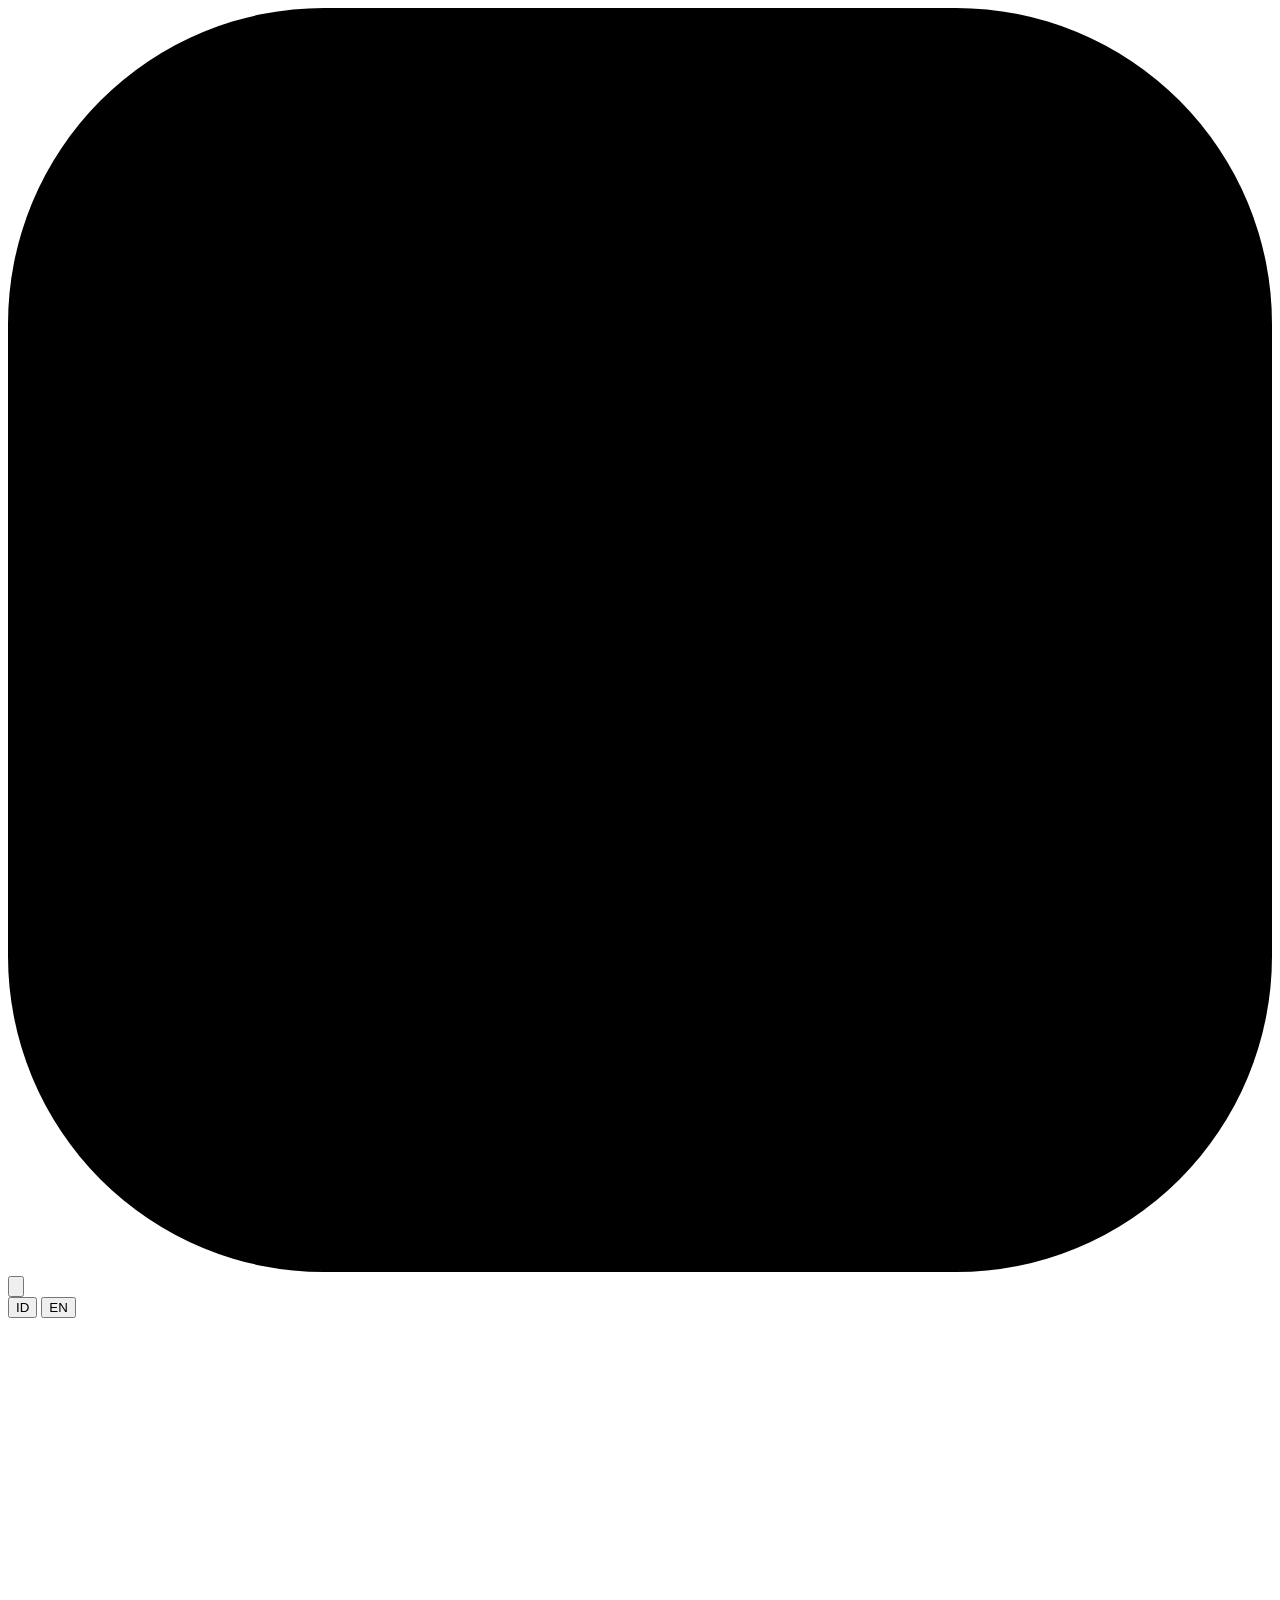
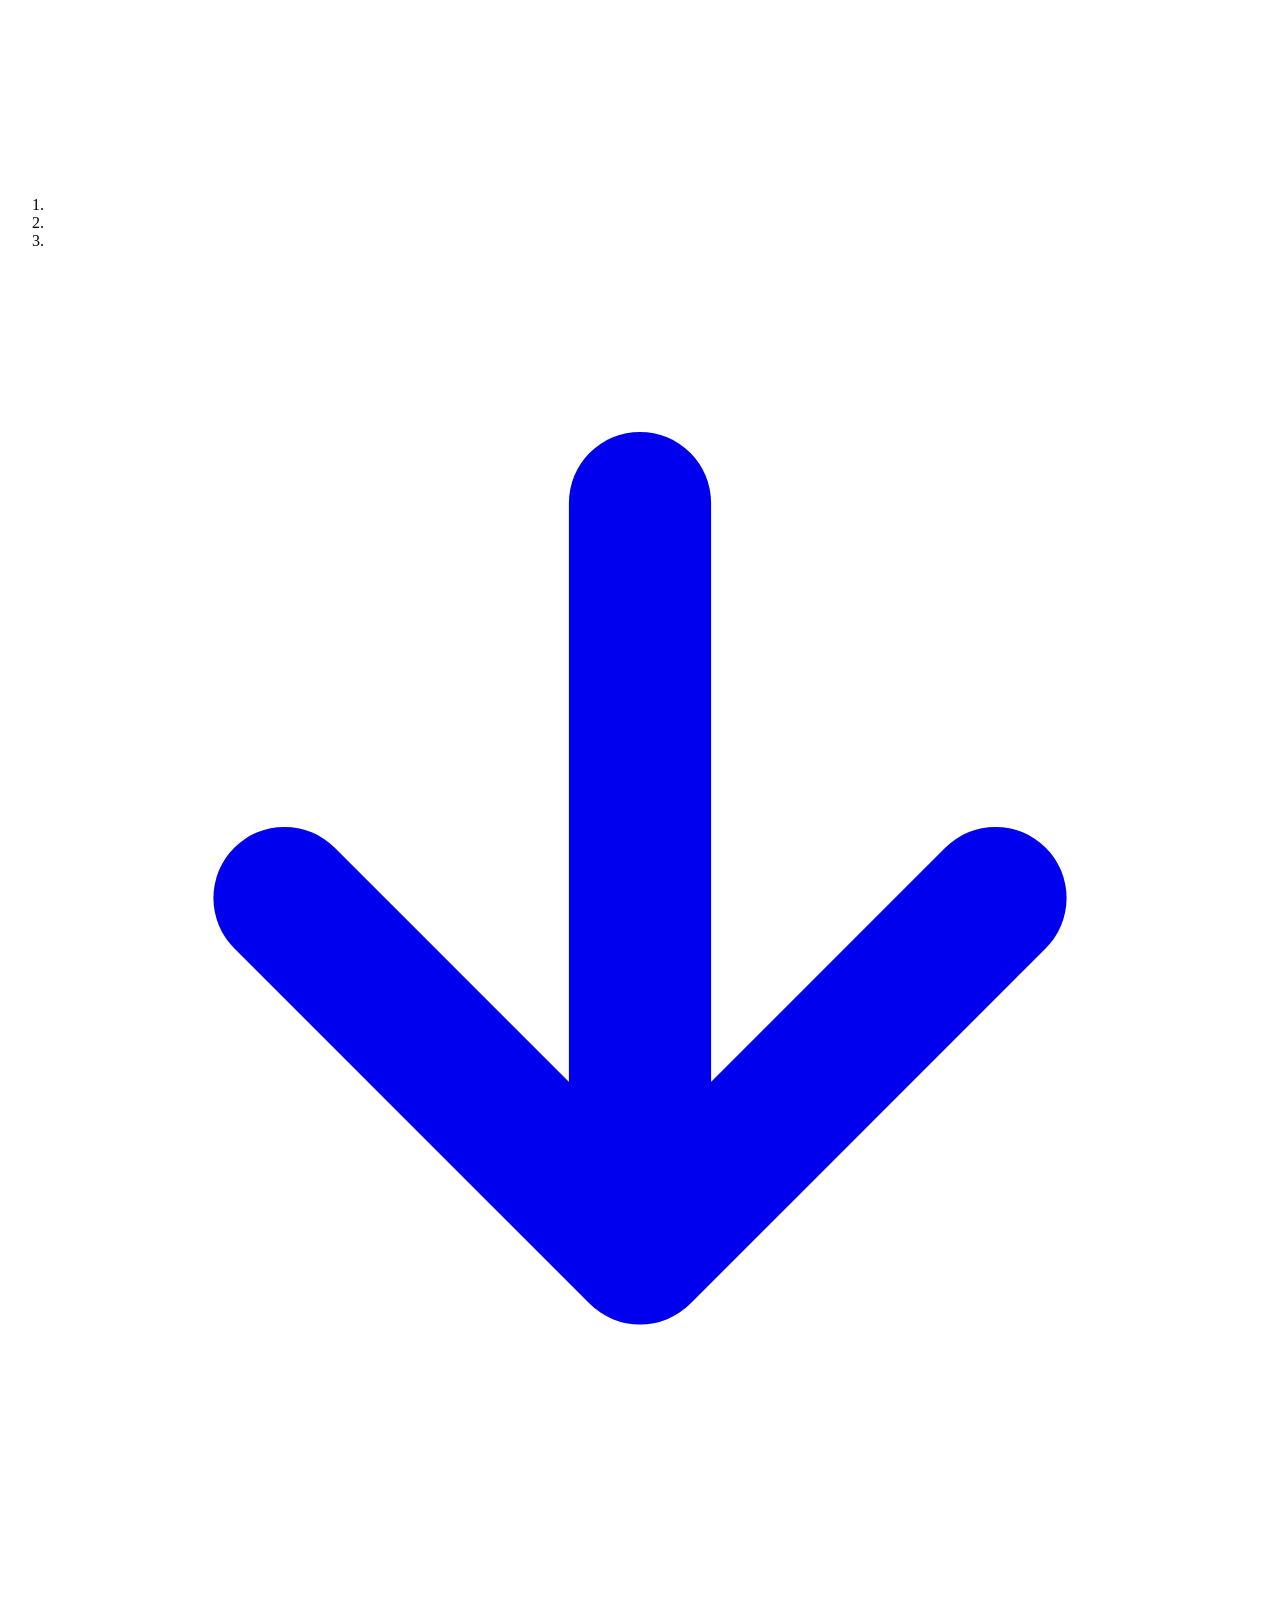
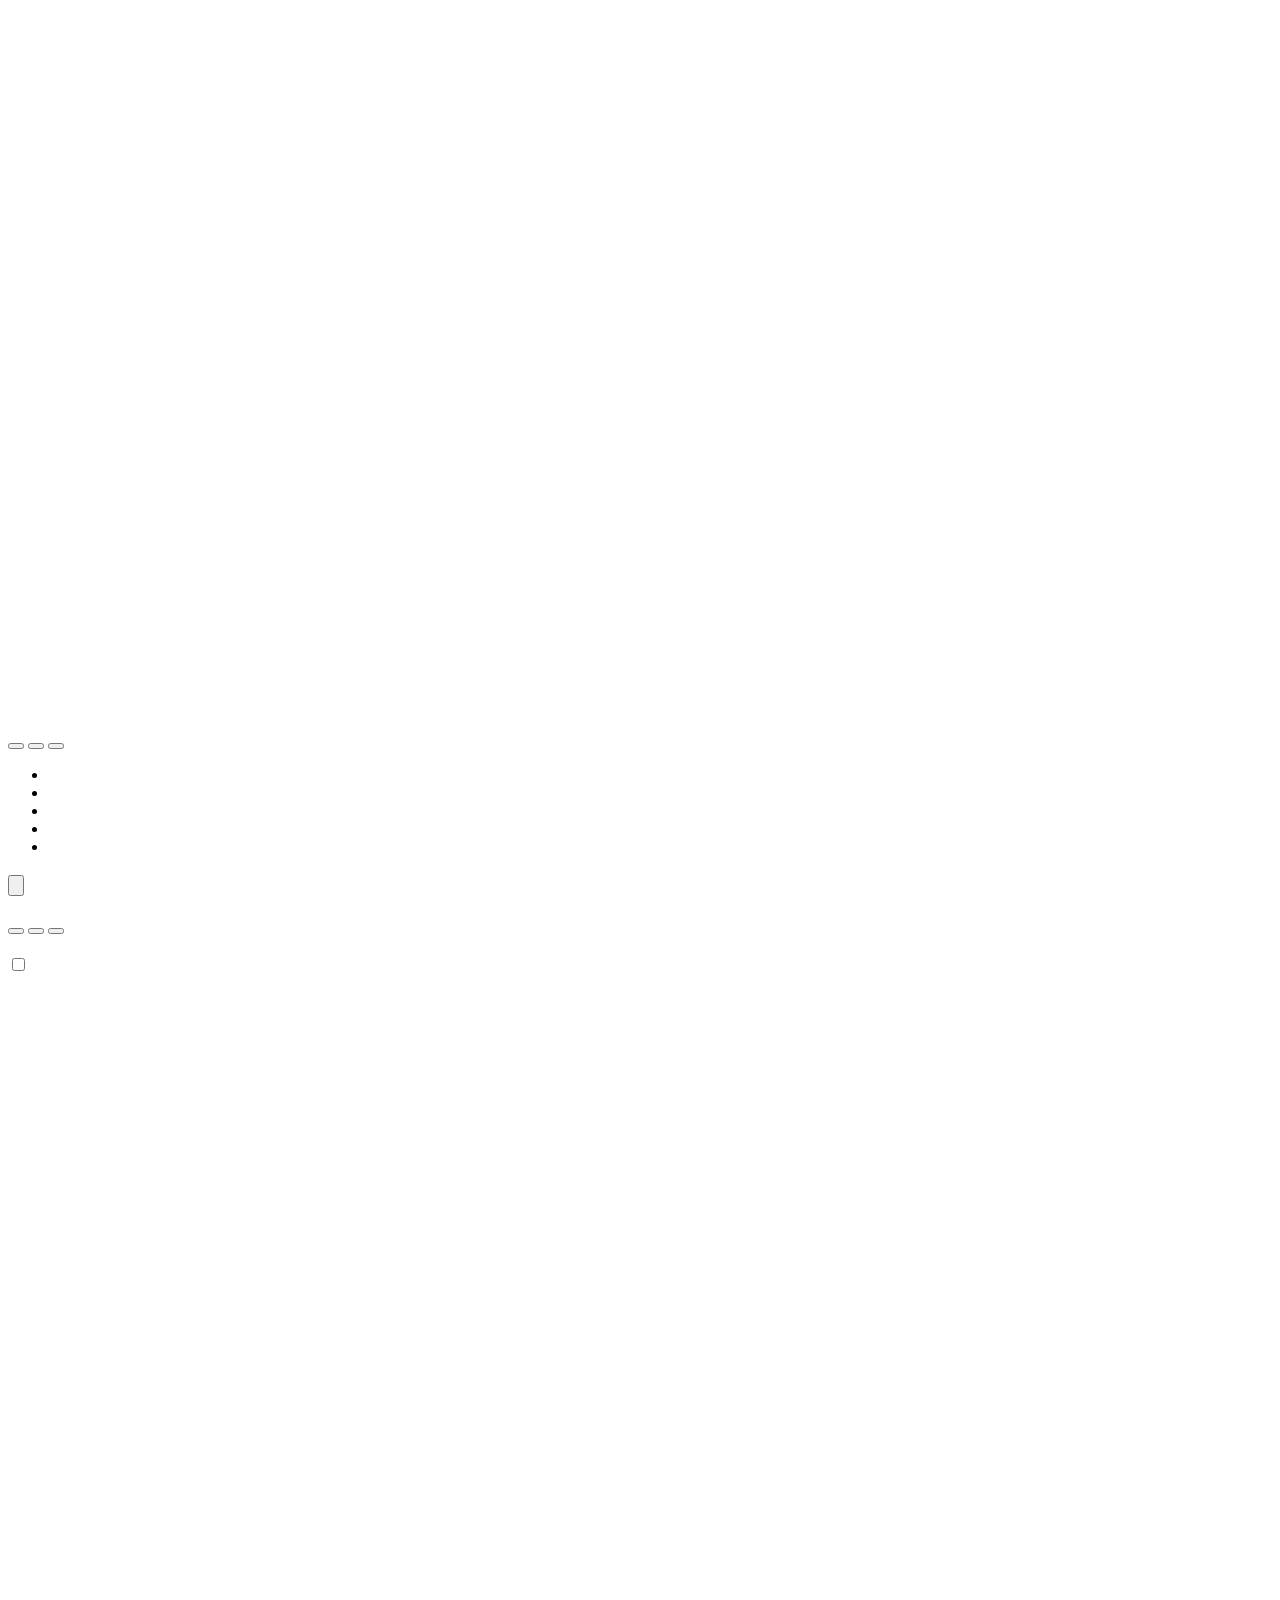
<file: src/template.html>
<!doctype html>
<html lang="id">
<head>
<meta charset="utf-8">
<meta name="viewport" content="width=device-width, initial-scale=1, viewport-fit=cover">
<title>BUMN Air · Model Kelembagaan Interaktif</title>
<meta name="description" content="Penjelasan interaktif empat model kelembagaan BUMN Air: Holding, Bulk Services, Konsesi & O&M, dan End-to-End, serta rekomendasi tiga kanal.">
<meta name="theme-color" content="#f4f6f8">
<meta name="robots" content="noindex">
<link rel="icon" href="data:image/svg+xml,%3Csvg xmlns='http://www.w3.org/2000/svg' viewBox='0 0 32 32'%3E%3Crect width='32' height='32' rx='8' fill='%23e07b1f'/%3E%3Cpath d='M16 6c4 6 7 9.5 7 13a7 7 0 0 1-14 0c0-3.5 3-7 7-13z' fill='%23fff'/%3E%3C/svg%3E">
<style>
@font-face{font-family:'Atkinson Hyperlegible Next';font-style:normal;font-weight:400 800;font-display:swap;src:url([data-uri]*FONT*/) format('woff2');}
/*CSS*/
</style>
</head>
<body>
<a class="skip" href="#models" data-t="skip"></a>

<header class="bar" id="bar">
  <a class="brand" href="#top" aria-label="BUMN Air">
    <svg class="brand-mark" viewBox="0 0 32 32" aria-hidden="true"><rect width="32" height="32" rx="8"/><path d="M16 6c4 6 7 9.5 7 13a7 7 0 0 1-14 0c0-3.5 3-7 7-13z"/></svg>
    <span><b data-t="brand"></b><small data-t="brandSub"></small></span>
  </a>
  <nav class="nav" aria-label="Bagian">
    <a href="#problem" data-t="navProblem"></a>
    <a href="#models" data-t="navModels"></a>
    <a href="#rec" data-t="navRec"></a>
  </nav>
  <div class="bar-actions">
    <button class="btn btn-tour" id="tourBtn" type="button">
      <svg viewBox="0 0 16 16" aria-hidden="true"><path d="M4 2.5v11l9-5.5z"/></svg>
      <span data-t="tour"></span>
    </button>
    <div class="seg" role="group" aria-label="Bahasa / Language">
      <button type="button" data-lang="id" aria-pressed="true">ID</button>
      <button type="button" data-lang="en" aria-pressed="false">EN</button>
    </div>
  </div>
</header>

<main id="top">
  <!-- ============ PROBLEM ============ -->
  <section class="problem" id="problem" aria-labelledby="heroTitle">
    <div class="problem-copy">
      <p class="kicker" data-t="heroKicker"></p>
      <h1 id="heroTitle"><span data-t="heroTitleA"></span><br><span class="h1-strong" data-t="heroTitleB"></span></h1>
      <p class="lede" data-t="heroLede"></p>
    </div>
    <figure class="map">
      <svg id="mapSvg" viewBox="0 0 1000 330" role="img" aria-labelledby="mapCap"></svg>
      <figcaption id="mapCap" data-t="mapCaption"></figcaption>
    </figure>
    <ol class="facts">
      <li><b data-t="fact1n"></b> <span data-t="fact1"></span></li>
      <li><b data-t="fact2n"></b> <span data-t="fact2"></span></li>
      <li><b data-t="fact3n"></b> <span data-t="fact3"></span></li>
    </ol>
    <div class="question">
      <p data-t="heroQuestion"></p>
      <a class="btn btn-primary" href="#models"><span data-t="heroCta"></span>
        <svg viewBox="0 0 16 16" aria-hidden="true"><path d="M8 3v9M3.5 8 8 12.5 12.5 8" fill="none" stroke="currentColor" stroke-width="1.8" stroke-linecap="round" stroke-linejoin="round"/></svg></a>
    </div>
  </section>

  <!-- ============ MODELS ============ -->
  <section class="models" id="models" aria-labelledby="modelsTitle">
    <div class="models-head">
      <h2 id="modelsTitle" data-t="modelsTitle"></h2>
      <p class="lede" data-t="modelsLede"></p>
    </div>

    <div class="spectrum" id="spectrum">
      <div class="spec-ends" aria-hidden="true">
        <span><b data-t="specLeft"></b><small data-t="specLeftSub"></small></span>
        <span class="r"><b data-t="specRight"></b><small data-t="specRightSub"></small></span>
      </div>
      <div class="spec-rail" id="specRail" role="slider" tabindex="0" aria-valuemin="0" aria-valuemax="3" aria-valuenow="0">
        <div class="spec-line"><div class="spec-fill" id="specFill"></div></div>
        <div class="spec-stops" id="specStops"></div>
        <div class="spec-thumb" id="specThumb" aria-hidden="true"></div>
      </div>
      <div class="spec-labels" id="specLabels"></div>
    </div>

    <div class="stage">
      <div class="stage-main">
        <div class="diagram-scroll" id="diagramScroll">
          <svg id="diagram" viewBox="0 0 1000 600" role="img" aria-labelledby="modelName modelSummary"></svg>
        </div>
        <p class="drag-hint" data-t="dragHint"></p>
        <div class="toolbar">
          <div class="flows" role="group" aria-labelledby="flowsLbl">
            <span id="flowsLbl" class="tb-label" data-t="flowsLabel"></span>
            <button type="button" class="chip on" data-flow="water" aria-pressed="true"><i class="sw sw-water"></i><span data-t="flowWater"></span></button>
            <button type="button" class="chip on" data-flow="money" aria-pressed="true"><i class="sw sw-money"></i><span data-t="flowMoney"></span></button>
            <button type="button" class="chip on" data-flow="auth" aria-pressed="true"><i class="sw sw-auth"></i><span data-t="flowAuth"></span></button>
          </div>
          <ul class="legend" aria-label="Legenda">
            <li><i class="dot gov"></i><span data-t="legendGov"></span></li>
            <li><i class="dot bumn"></i><span data-t="legendBumn"></span></li>
            <li><i class="dot pdam"></i><span data-t="legendPdam"></span></li>
            <li><i class="dot cust"></i><span data-t="legendCust"></span></li>
            <li><i class="dot lost"></i><span data-t="legendLost"></span></li>
          </ul>
        </div>
      </div>

      <aside class="panel" aria-live="polite">
        <div class="panel-head">
          <p class="panel-tag" id="modelTag"></p>
          <h3 id="modelName"></h3>
          <p class="tagline" id="modelTagline"></p>
          <p class="summary" id="modelSummary"></p>
        </div>

        <div class="compare-row">
          <button type="button" class="btn btn-ghost" id="compareBtn" aria-pressed="false">
            <svg viewBox="0 0 16 16" aria-hidden="true"><rect x="1.5" y="3" width="5.5" height="10" rx="1.5" fill="none" stroke="currentColor" stroke-width="1.5"/><rect x="9" y="3" width="5.5" height="10" rx="1.5" fill="none" stroke="currentColor" stroke-width="1.5" stroke-dasharray="2 1.6"/></svg>
            <span id="compareLabel" data-t="compare"></span>
          </button>
          <span class="compare-hint" id="compareHint" data-t="compareHint"></span>
        </div>

        <div class="meters" id="meters"></div>
        <dl class="score" id="score"></dl>

        <div class="proscons">
          <div><h4 data-t="pros"></h4><p id="pros"></p></div>
          <div><h4 data-t="cons"></h4><p id="cons"></p></div>
        </div>

        <div class="lens">
          <h4 data-t="lensTitle"></h4>
          <div class="seg seg-lens" role="tablist" id="lensTabs">
            <button type="button" role="tab" data-lens="pemda" aria-selected="true" data-t="lensPemda"></button>
            <button type="button" role="tab" data-lens="investor" aria-selected="false" data-t="lensInvestor"></button>
            <button type="button" role="tab" data-lens="customer" aria-selected="false" data-t="lensCustomer"></button>
          </div>
          <p class="lens-text" id="lensText" role="tabpanel"></p>
        </div>
      </aside>
    </div>
  </section>

  <!-- ============ RECOMMENDATION ============ -->
  <section class="rec" id="rec" aria-labelledby="recTitle">
    <div class="rec-head">
      <p class="kicker" data-t="recKicker"></p>
      <h2 id="recTitle" data-t="recTitle"></h2>
      <p class="lede" data-t="recLede"></p>
    </div>
    <div class="rec-body">
      <div class="rec-pick">
        <h3 data-t="recAsk"></h3>
        <div class="rec-options" id="recOptions" role="radiogroup"></div>
        <label class="switch" id="variantWrap">
          <input type="checkbox" id="variantToggle">
          <span class="switch-ui" aria-hidden="true"></span>
          <span data-t="recVariant"></span>
        </label>
      </div>
      <div class="rec-view">
        <svg id="recSvg" viewBox="0 0 640 360" role="img" aria-labelledby="recTitle"></svg>
        <dl class="rec-detail">
          <div><dt data-t="recStructure"></dt><dd id="recStructure"></dd></div>
          <div><dt data-t="recPemda"></dt><dd id="recPemda"></dd></div>
          <div><dt data-t="recContract"></dt><dd id="recContract"></dd></div>
        </dl>
      </div>
    </div>
    <p class="rec-note" data-t="recNote"></p>
  </section>
</main>

<footer class="foot">
  <p data-t="footer"></p>
  <p class="keys" data-t="keys"></p>
</footer>

<div class="tour" id="tour" hidden role="dialog" aria-modal="false" aria-labelledby="tourText">
  <div class="tour-progress"><div class="tour-progress-fill" id="tourFill"></div></div>
  <p class="tour-count" id="tourCount"></p>
  <p class="tour-text" id="tourText"></p>
  <div class="tour-actions">
    <button type="button" class="btn btn-ghost" id="tourPrev"><span data-t="tourPrev"></span></button>
    <button type="button" class="btn btn-primary" id="tourNext"><span id="tourNextLabel" data-t="tourNext"></span></button>
    <button type="button" class="tour-close" id="tourClose" data-t-aria="tourClose">
      <svg viewBox="0 0 16 16" aria-hidden="true"><path d="M4 4l8 8M12 4l-8 8" stroke="currentColor" stroke-width="1.8" stroke-linecap="round"/></svg>
    </button>
  </div>
</div>

<script>
/*DATA*/
</script>
<script>
/*APP*/
</script>
</body>
</html>
</file>
